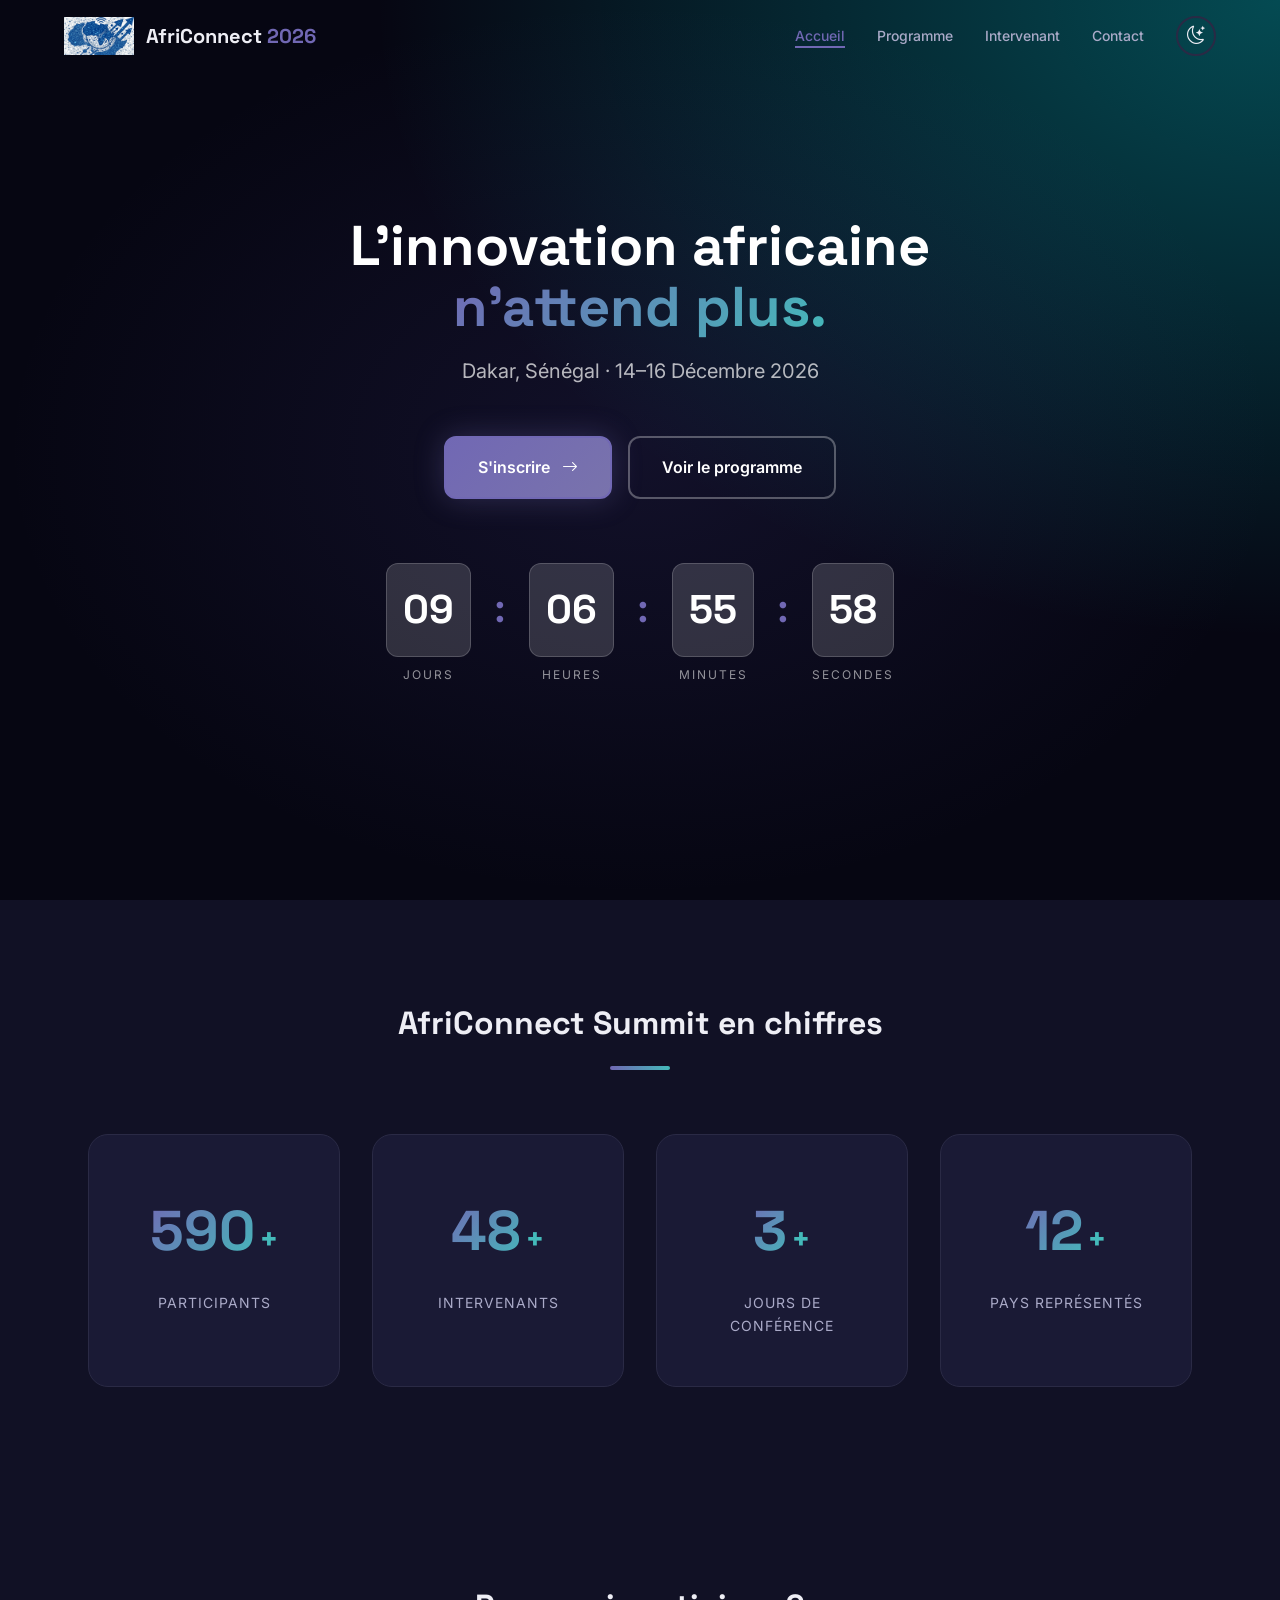
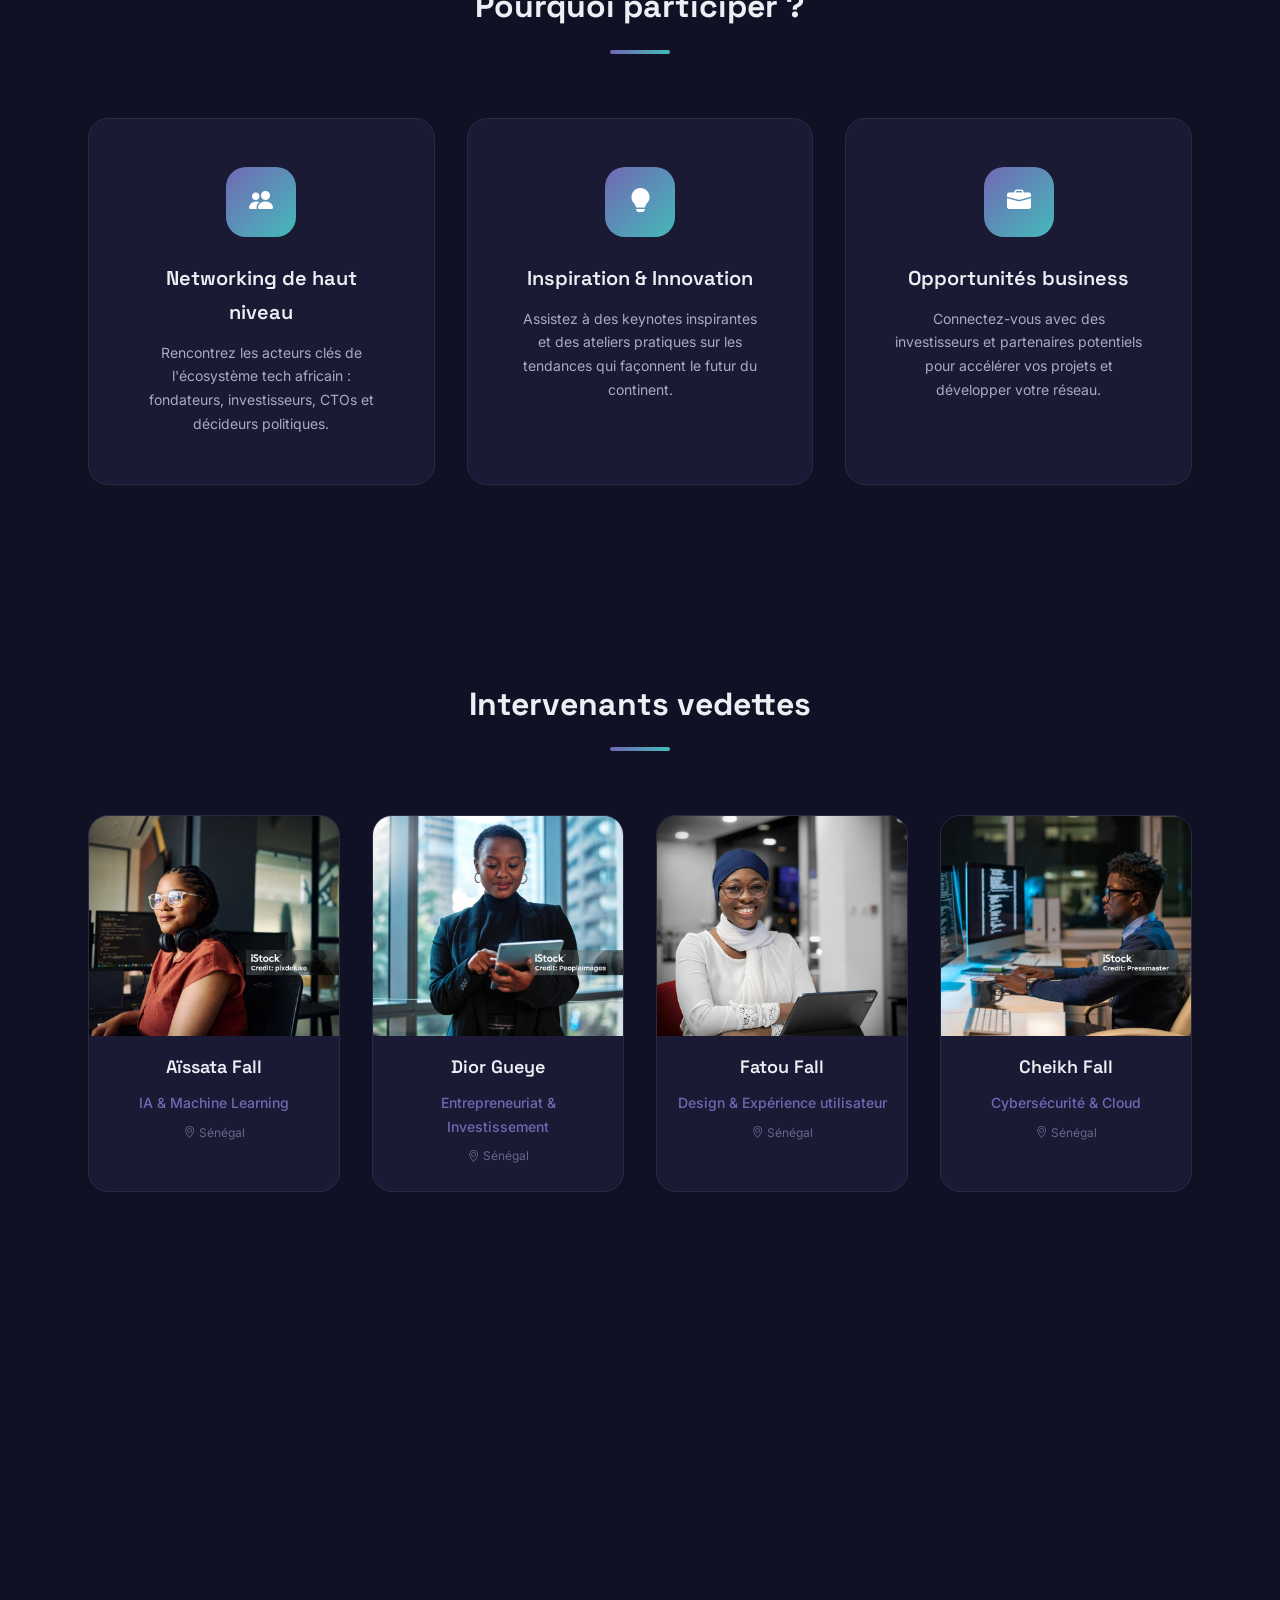
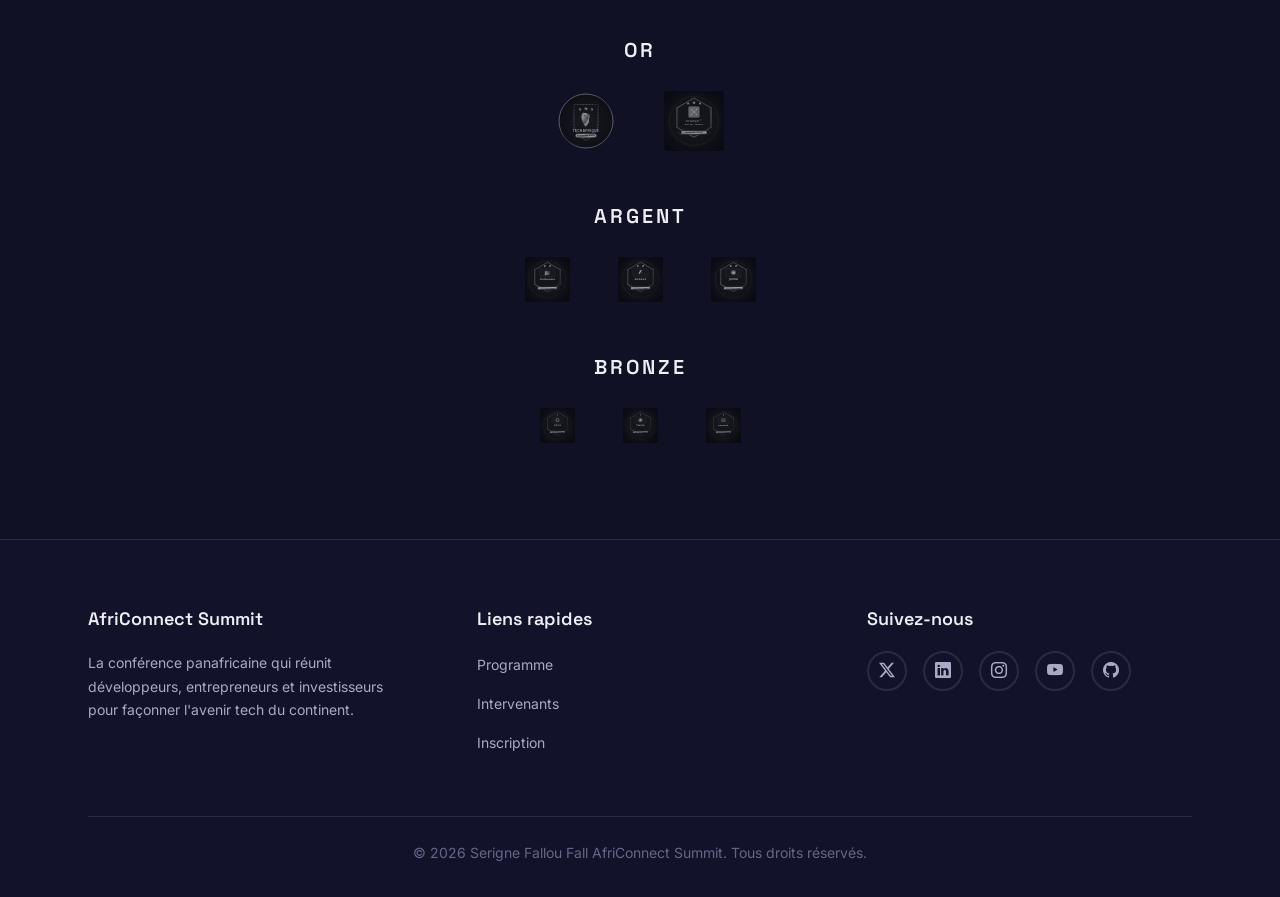
<file: index.html>
<!DOCTYPE html>
<html lang="fr" data-theme="dark">

<head>
    <meta charset="UTF-8">
    <meta name="viewport" content="width=device-width, initial-scale=1.0">
    <meta name="description"
        content="AfriConnect Summit 2026 — La conférence tech panafricaine qui réunit développeurs, entrepreneurs et investisseurs du continent.">
    <title>AfriConnect Summit 2026 — Accueil</title>

    <!-- Google Fonts : Space Grotesk (titres) + Inter (corps) -->
    <link rel="preconnect" href="https://fonts.googleapis.com">
    <link rel="preconnect" href="https://fonts.gstatic.com" crossorigin>
    <link
        href="https://fonts.googleapis.com/css2?family=Space+Grotesk:wght@400;500;600;700&family=Inter:wght@300;400;500;600;700&display=swap"
        rel="stylesheet">

    <!-- Bootstrap Icons CDN -->
    <link rel="stylesheet" href="https://cdn.jsdelivr.net/npm/bootstrap-icons@1.11.3/font/bootstrap-icons.min.css">

    <!-- Stylesheet principal -->
    <link rel="stylesheet" href="css/style.css">
</head>

<body>

    <!-- ===== HEADER / NAVBAR ===== -->
    <header id="navbar" class="navbar">
        <nav class="navbar__container" aria-label="Navigation principale">
            <a href="index.html" class="navbar__logo" aria-label="Accueil AfriConnect Summit">
                <!-- <a href="index.html" class="logo"> -->
                    <img src="images/logo.png" alt="logo Africonnect 2026" class="site-logo">
                  <span>AfriConnect <span class="navbar__logo-year">2026</span></span>
                
            </a>

            <button class="navbar__hamburger" id="hamburgerBtn" aria-label="Menu de navigation" aria-expanded="false">
                <span class="navbar__hamburger-line"></span>
                <span class="navbar__hamburger-line"></span>
                <span class="navbar__hamburger-line"></span>
            </button>

            <ul class="navbar__links" id="navLinks" role="menubar">
                <li role="none"><a href="index.html" class="navbar__link active" role="menuitem">Accueil</a></li>
                <li role="none"><a href="programme.html" class="navbar__link" role="menuitem">Programme</a></li>
                <li role="none"><a href="intervenant.html" class="navbar__link" role="menuitem">Intervenant</a></li>
                <li role="none"><a href="contact.html" class="navbar__link" role="menuitem">Contact</a></li>
                <li role="none">
                    <button id="themeToggle" class="navbar__theme-btn" aria-label="Activer le mode clair">
                        <i class="bi bi-moon-stars" id="themeIcon"></i>
                    </button>
                </li>
            </ul>
        </nav>
    </header>

    <main>
        <!-- ===== SECTION HERO ===== -->
        <section class="hero" id="hero">
            <div class="hero__content">
                <h1 class="hero__title animate-fade-in">L'innovation africaine<br><span
                        class="hero__title-accent">n'attend plus.</span></h1>
                <p class="hero__subtitle animate-fade-in">Dakar, Sénégal · 14–16 Décembre 2026</p>
                <div class="hero__cta animate-fade-in">
                    <a href="contact.html" class="btn btn--primary">S'inscrire <i class="bi bi-arrow-right"></i></a>
                    <a href="programme.html" class="btn btn--outline">Voir le programme</a>
                </div>
                <!-- Compte à rebours -->
                <div class="countdown animate-fade-in" id="countdown">
                    <div class="countdown__item">
                        <span class="countdown__number" id="countdown-days">00</span>
                        <span class="countdown__label">Jours</span>
                    </div>
                    <div class="countdown__separator">:</div>
                    <div class="countdown__item">
                        <span class="countdown__number" id="countdown-hours">00</span>
                        <span class="countdown__label">Heures</span>
                    </div>
                    <div class="countdown__separator">:</div>
                    <div class="countdown__item">
                        <span class="countdown__number" id="countdown-minutes">00</span>
                        <span class="countdown__label">Minutes</span>
                    </div>
                    <div class="countdown__separator">:</div>
                    <div class="countdown__item">
                        <span class="countdown__number" id="countdown-seconds">00</span>
                        <span class="countdown__label">Secondes</span>
                    </div>
                </div>
            </div>
            <div class="hero__overlay"></div>
        </section>

        <!-- ===== SECTION CHIFFRES CLÉS ===== -->
        <section class="stats section" id="stats">
            <div class="container">
                <h2 class="section__title animate-on-scroll">AfriConnect Summit en chiffres</h2>
                <div class="stats__grid">
                    <div class="stats__item animate-on-scroll">
                        <span class="stats__number" data-target="1200">0</span>
                        <span class="stats__suffix">+</span>
                        <span class="stats__label">Participants</span>
                    </div>
                    <div class="stats__item animate-on-scroll">
                        <span class="stats__number" data-target="48">0</span>
                        <span class="stats__suffix">+</span>
                        <span class="stats__label">Intervenants</span>
                    </div>
                    <div class="stats__item animate-on-scroll">
                        <span class="stats__number" data-target="3">0</span>
                        <span class="stats__suffix">+</span>
                        <span class="stats__label">Jours de conférence</span>
                    </div>
                    <div class="stats__item animate-on-scroll">
                        <span class="stats__number" data-target="12">0</span>
                        <span class="stats__suffix">+</span>
                        <span class="stats__label">Pays représentés</span>
                    </div>
                </div>
            </div>
        </section>

        <!-- ===== SECTION POURQUOI PARTICIPER ===== -->
        <section class="why section" id="why">
            <div class="container">
                <h2 class="section__title animate-on-scroll">Pourquoi participer ?</h2>
                <div class="why__grid">
                    <article class="why__card animate-on-scroll">
                        <div class="why__icon"><i class="bi bi-people-fill"></i></div>
                        <h3 class="why__title">Networking de haut niveau</h3>
                        <p class="why__desc">Rencontrez les acteurs clés de l'écosystème tech africain : fondateurs,
                            investisseurs, CTOs et décideurs politiques.</p>
                    </article>
                    <article class="why__card animate-on-scroll">
                        <div class="why__icon"><i class="bi bi-lightbulb-fill"></i></div>
                        <h3 class="why__title">Inspiration & Innovation</h3>
                        <p class="why__desc">Assistez à des keynotes inspirantes et des ateliers pratiques sur les
                            tendances qui façonnent le futur du continent.</p>
                    </article>
                    <article class="why__card animate-on-scroll">
                        <div class="why__icon"><i class="bi bi-briefcase-fill"></i></div>
                        <h3 class="why__title">Opportunités business</h3>
                        <p class="why__desc">Connectez-vous avec des investisseurs et partenaires potentiels pour
                            accélérer vos projets et développer votre réseau.</p>
                    </article>
                </div>
            </div>
        </section>

        <!-- ===== SECTION INTERVENANTS VEDETTES ===== -->
        <section class="speakers-preview section" id="speakers-preview">
            <div class="container">
                <h2 class="section__title animate-on-scroll">Intervenants vedettes</h2>
                <div class="speakers-preview__grid">
                    <article class="speaker-card animate-on-scroll">
                        <div class="speaker-card__img-wrapper">
                            <img src="images/speaker-1.jpg"
                                alt="Portrait de Aïssata Fall, experte en intelligence artificielle"
                                class="speaker-card__img" loading="lazy">
                        </div>
                        <h3 class="speaker-card__name">Aïssata Fall</h3>
                        <p class="speaker-card__role">IA & Machine Learning</p>
                        <p class="speaker-card__country"><i class="bi bi-geo-alt"></i> Sénégal</p>
                    </article>
                    <article class="speaker-card animate-on-scroll">
                        <div class="speaker-card__img-wrapper">
                            <img src="images/speaker-2.jpg"
                                alt="Portrait de Dior Gueye, entrepreneur et fondateur de startups"
                                class="speaker-card__img" loading="lazy">
                        </div>
                        <h3 class="speaker-card__name">Dior Gueye</h3>
                        <p class="speaker-card__role">Entrepreneuriat & Investissement</p>
                        <p class="speaker-card__country"><i class="bi bi-geo-alt"></i> Sénégal</p>
                    </article>
                    <article class="speaker-card animate-on-scroll">
                        <div class="speaker-card__img-wrapper">
                            <img src="images/speaker-3.jpg" alt="Portrait de Fatou Fall, designer UX/UI"
                                class="speaker-card__img" loading="lazy">
                        </div>
                        <h3 class="speaker-card__name">Fatou Fall</h3>
                        <p class="speaker-card__role">Design & Expérience utilisateur</p>
                        <p class="speaker-card__country"><i class="bi bi-geo-alt"></i> Sénégal</p>
                    </article>
                    <article class="speaker-card animate-on-scroll">
                        <div class="speaker-card__img-wrapper">
                            <img src="images/speaker-4.jpg" alt="Portrait de Cheikh Fall, expert en cybersécurité"
                                class="speaker-card__img" loading="lazy">
                        </div>
                        <h3 class="speaker-card__name">Cheikh Fall</h3>
                        <p class="speaker-card__role">Cybersécurité & Cloud</p>
                        <p class="speaker-card__country"><i class="bi bi-geo-alt"></i> Sénégal</p>
                    </article>
                </div>
                <div class="speakers-preview__cta animate-on-scroll">
                    <a href="intervenants.html" class="btn btn--primary">Voir tous les intervenants <i
                            class="bi bi-arrow-right"></i></a>
                </div>
            </div>
        </section>

        <!-- ===== SECTION SPONSORS ===== -->
        <section class="sponsors section" id="sponsors">
            <div class="container">
                <h2 class="section__title animate-on-scroll">Nos sponsors</h2>
                <div class="sponsors__levels">
                    <div class="sponsors__level sponsors__level--gold animate-on-scroll">
                        <h3 class="sponsors__level-title">Or</h3>
                        <div class="sponsors__logos">
                            <img src="images/sponsor-gold-1.svg" alt="Logo TechAfrique"
                                class="sponsors__logo sponsors__logo--gold" loading="lazy">
                            <img src="images/sponsor-gold-2.svg" alt="Logo Orange Digital"
                                class="sponsors__logo sponsors__logo--gold" loading="lazy">
                        </div>
                    </div>
                    <div class="sponsors__level sponsors__level--silver animate-on-scroll">
                        <h3 class="sponsors__level-title">Argent</h3>
                        <div class="sponsors__logos">
                            <img src="images/sponsor-silver-1.svg" alt="Logo Flutterwave"
                                class="sponsors__logo sponsors__logo--silver" loading="lazy">
                            <img src="images/sponsor-silver-2.svg" alt="Logo Andela"
                                class="sponsors__logo sponsors__logo--silver" loading="lazy">
                            <img src="images/sponsor-silver-3.svg" alt="Logo Jumia"
                                class="sponsors__logo sponsors__logo--silver" loading="lazy">
                        </div>
                    </div>
                    <div class="sponsors__level sponsors__level--bronze animate-on-scroll">
                        <h3 class="sponsors__level-title">Bronze</h3>
                        <div class="sponsors__logos">
                            <img src="images/sponsor-bronze-1.svg" alt="Logo Yoco"
                                class="sponsors__logo sponsors__logo--bronze" loading="lazy">
                            <img src="images/sponsor-bronze-2.svg" alt="Logo Twiga Foods"
                                class="sponsors__logo sponsors__logo--bronze" loading="lazy">
                            <img src="images/sponsor-bronze-3.svg" alt="Logo Paystack"
                                class="sponsors__logo sponsors__logo--bronze" loading="lazy">
                        </div>
                    </div>
                </div>
            </div>
        </section>
    </main>

    <!-- ===== FOOTER ===== -->
    <footer class="footer" id="footer">
        <div class="container">
            <div class="footer__grid">
                <div class="footer__col">
                    <h4 class="footer__title">AfriConnect Summit</h4>
                    <p class="footer__text">La conférence panafricaine qui réunit développeurs, entrepreneurs et
                        investisseurs pour façonner l'avenir tech du continent.</p>
                </div>
                <div class="footer__col">
                    <h4 class="footer__title">Liens rapides</h4>
                    <ul class="footer__links">
                        <li><a href="programme.html">Programme</a></li>
                        <li><a href="intervenant.html">Intervenants</a></li>
                        <li><a href="contact.html">Inscription</a></li>
                    </ul>
                </div>
                <div class="footer__col">
                    <h4 class="footer__title">Suivez-nous</h4>
                    <div class="footer__social">
                        <a href="#" aria-label="Twitter/X" class="footer__social-link"><i
                                class="bi bi-twitter-x"></i></a>
                        <a href="#" aria-label="LinkedIn" class="footer__social-link"><i class="bi bi-linkedin"></i></a>
                        <a href="#" aria-label="Instagram" class="footer__social-link"><i
                                class="bi bi-instagram"></i></a>
                        <a href="#" aria-label="YouTube" class="footer__social-link"><i class="bi bi-youtube"></i></a>
                        <a href="#" aria-label="GitHub" class="footer__social-link"><i class="bi bi-github"></i></a>
                    </div>
                </div>
            </div>
            <div class="footer__bottom">
                <p>&copy; <span id="year"></span> Serigne Fallou Fall AfriConnect Summit. Tous droits réservés.</p>
            </div>
        </div>
        <button id="backToTop" class="back-to-top" aria-label="Retour en haut">
            <i class="bi bi-chevron-up"></i>
        </button>
    </footer>

    <script src="js/main.js"></script>

</body>

</html>
</file>
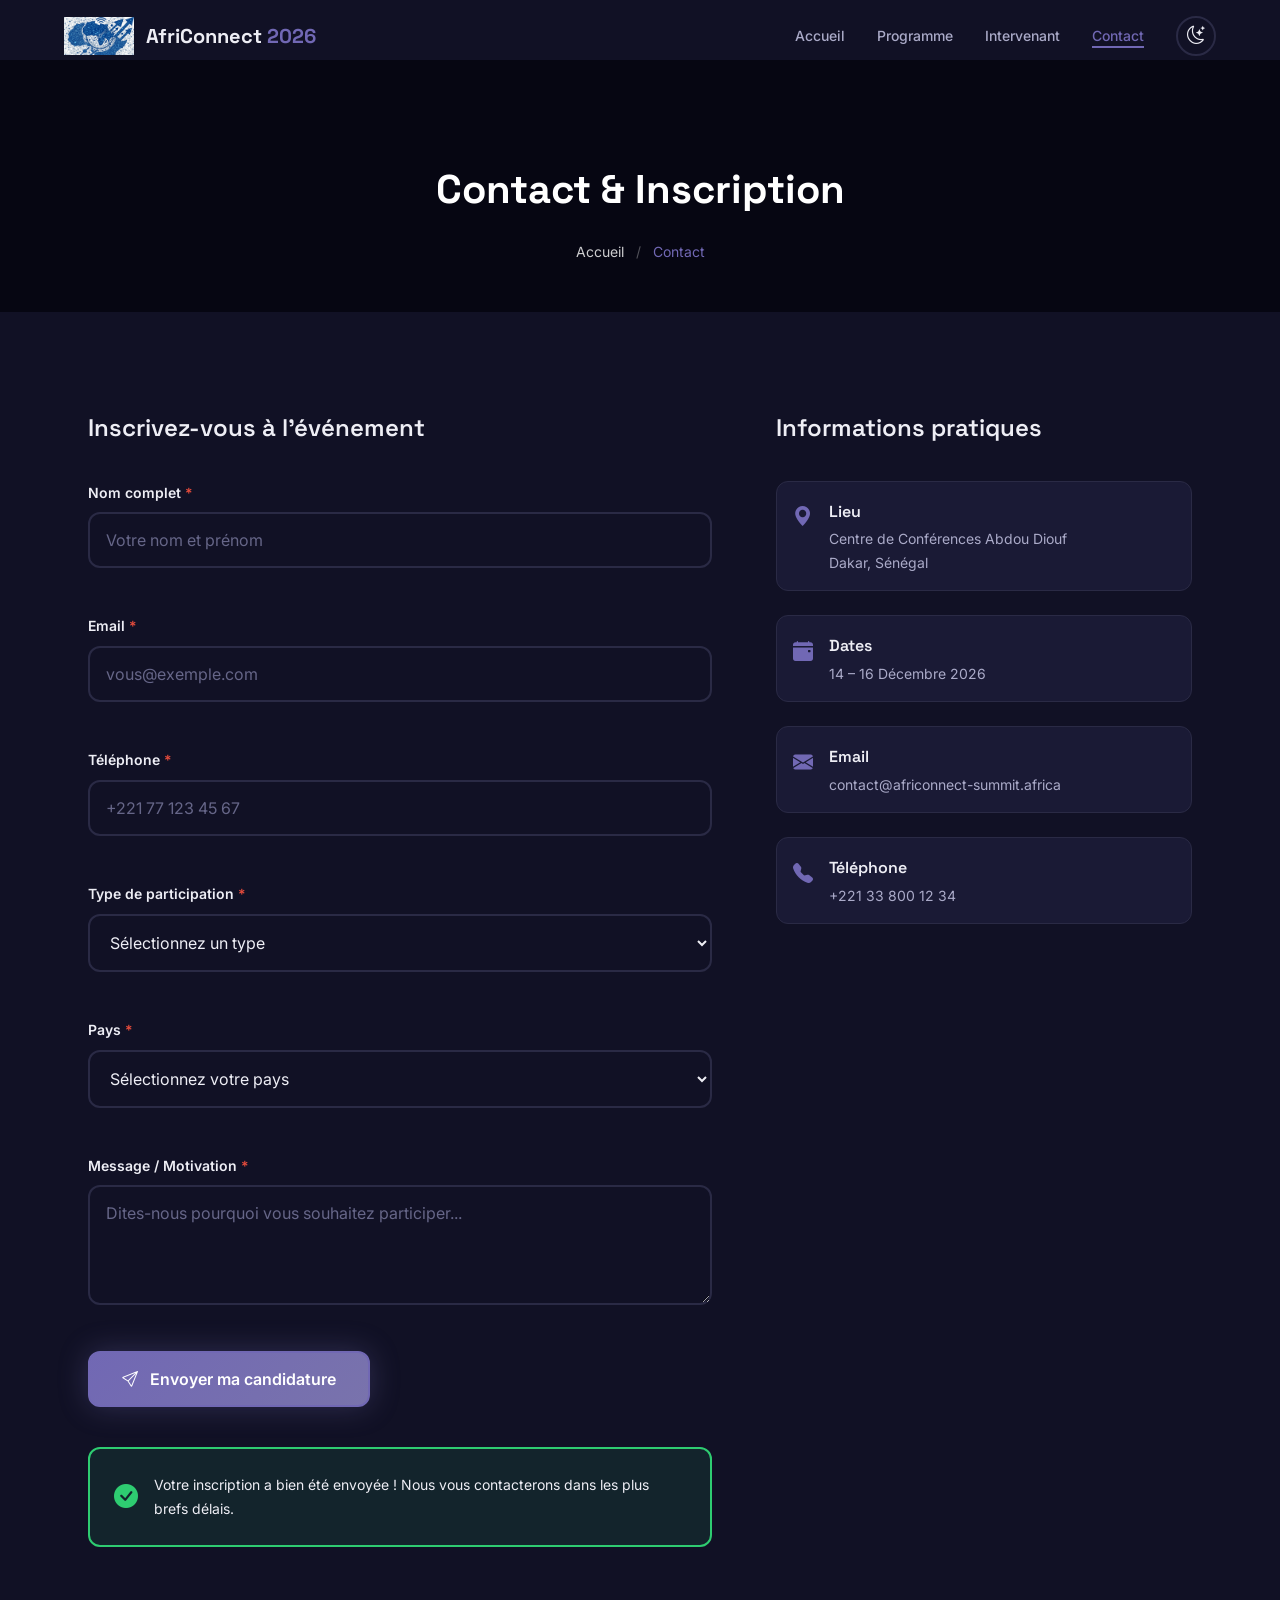
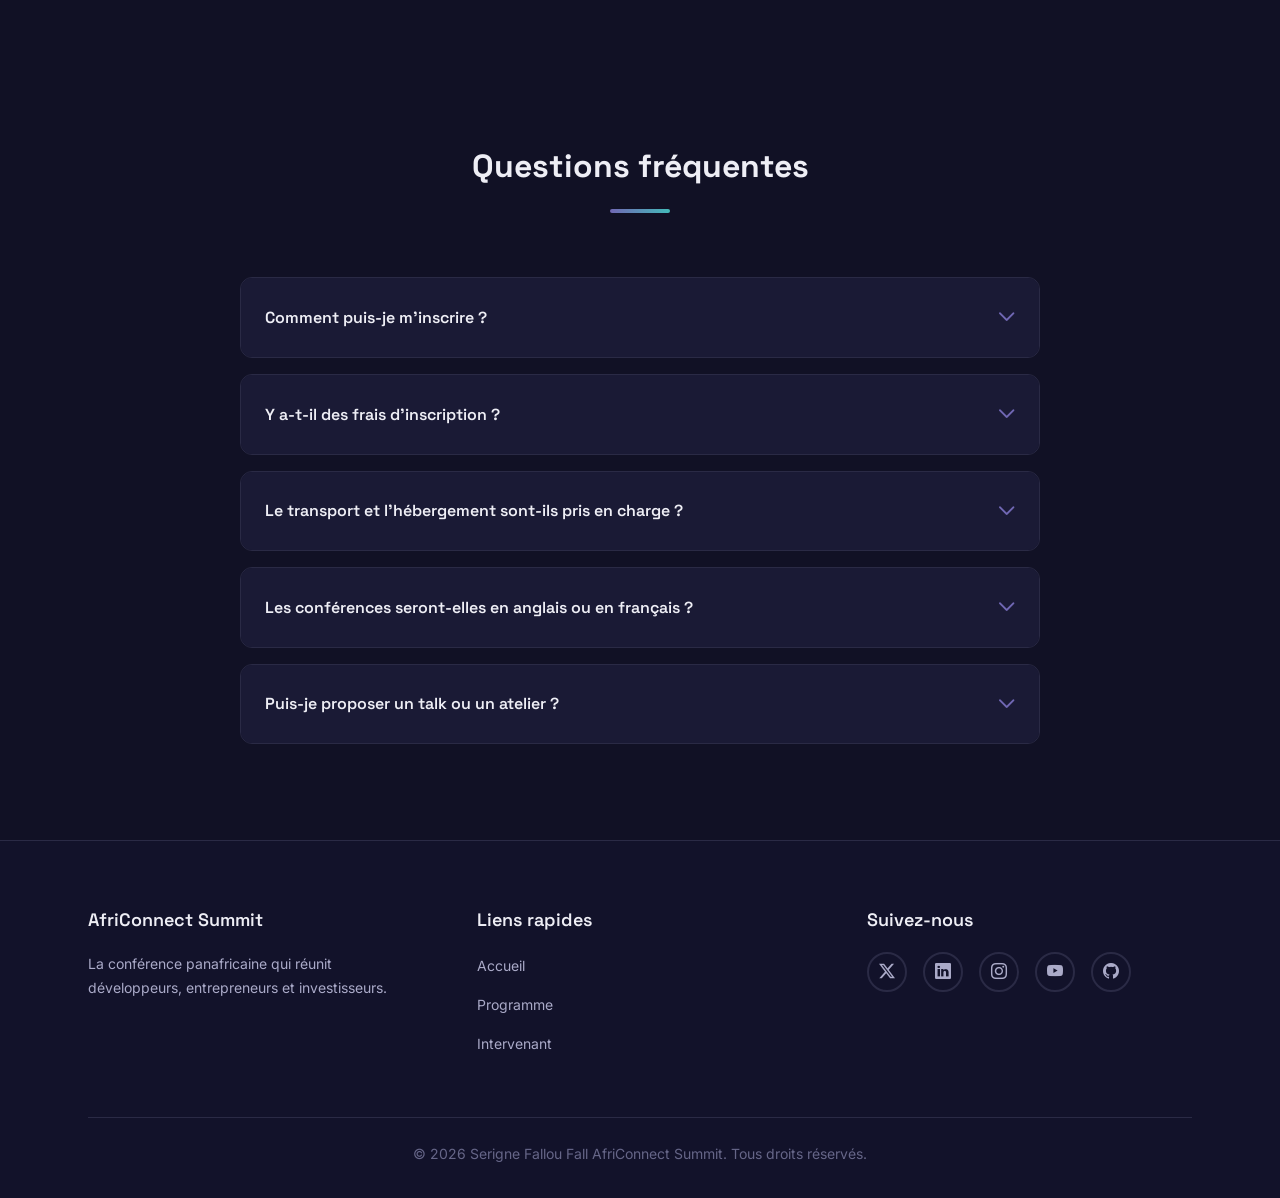
<file: contact.html>
<!DOCTYPE html>
<html lang="fr" data-theme="dark">

<head>
    <meta charset="UTF-8">
    <meta name="viewport" content="width=device-width, initial-scale=1.0">
    <meta name="description"
        content="Inscrivez-vous à l'AfriConnect Summit 2026 — Formulaire d'inscription et informations pratiques.">
    <title>Contact & Inscription — AfriConnect Summit 2026</title>

    <!-- Google Fonts -->
    <link rel="preconnect" href="https://fonts.googleapis.com">
    <link rel="preconnect" href="https://fonts.gstatic.com" crossorigin>
    <link
        href="https://fonts.googleapis.com/css2?family=Space+Grotesk:wght@400;500;600;700&family=Inter:wght@300;400;500;600;700&display=swap"
        rel="stylesheet">

    <!-- Bootstrap Icons -->
    <link rel="stylesheet" href="https://cdn.jsdelivr.net/npm/bootstrap-icons@1.11.3/font/bootstrap-icons.min.css">

    <link rel="stylesheet" href="css/style.css">
</head>

<body>

    <!-- ===== HEADER / NAVBAR ===== -->
    <header id="navbar" class="navbar">
        <nav class="navbar__container" aria-label="Navigation principale">
            <a href="index.html" class="navbar__logo" aria-label="Accueil AfriConnect Summit">
                <!-- < href="contact.html" class="logo"> -->
                    <img src="images/logo.png" alt="logo Africonnect 2026" class="site-logo">
                <span>AfriConnect <span class="navbar__logo-year">2026</span></span>
            </a>
            <button class="navbar__hamburger" id="hamburgerBtn" aria-label="Menu de navigation" aria-expanded="false">
                <span class="navbar__hamburger-line"></span>
                <span class="navbar__hamburger-line"></span>
                <span class="navbar__hamburger-line"></span>
            </button>
            <ul class="navbar__links" id="navLinks" role="menubar">
                <li role="none"><a href="index.html" class="navbar__link" role="menuitem">Accueil</a></li>
                <li role="none"><a href="programme.html" class="navbar__link" role="menuitem">Programme</a></li>
                <li role="none"><a href="intervenant.html" class="navbar__link" role="menuitem">Intervenant</a></li>
                <li role="none"><a href="contact.html" class="navbar__link active" role="menuitem">Contact</a></li>
                <li role="none">
                    <button id="themeToggle" class="navbar__theme-btn" aria-label="Activer le mode clair">
                        <i class="bi bi-moon-stars" id="themeIcon"></i>
                    </button>
                </li>
            </ul>
        </nav>
    </header>

    <main>
        <!-- ===== HERO INTERNE ===== -->
        <section class="page-hero">
            <div class="container">
                <h1 class="page-hero__title">Contact & Inscription</h1>
                <nav class="breadcrumb" aria-label="Fil d'Ariane">
                    <ol class="breadcrumb__list">
                        <li><a href="index.html">Accueil</a></li>
                        <li><span aria-current="page">Contact</span></li>
                    </ol>
                </nav>
            </div>
        </section>

        <!-- ===== FORMULAIRE D'INSCRIPTION ===== -->
        <section class="contact section">
            <div class="container">
                <div class="contact__layout">
                    <!-- Colonne gauche : Formulaire -->
                    <div class="contact__form-col animate-on-scroll">
                        <h2 class="contact__form-title">Inscrivez-vous à l'événement</h2>
                        <form id="registrationForm" class="form" novalidate>
                            <div class="form__group">
                                <label for="fullname" class="form__label">Nom complet <span class="form__required">*</span></label>
                                <input type="text" id="fullname" name="fullname" class="form__input" placeholder="Votre nom et prénom" required minlength="2">
                                <span class="form__error" id="fullname-error"></span>
                            </div>

                            <div class="form__group">
                                <label for="email" class="form__label">Email <span class="form__required">*</span></label>
                                <input type="email" id="email" name="email" class="form__input" placeholder="vous@exemple.com" required>
                                <span class="form__error" id="email-error"></span>
                            </div>

                            <div class="form__group">
                                <label for="phone" class="form__label">Téléphone <span class="form__required">*</span></label>
                                <input type="tel" id="phone" name="phone" class="form__input" placeholder="+221 77 123 45 67" required>
                                <span class="form__error" id="phone-error"></span>
                            </div>

                            <div class="form__group">
                                <label for="participation" class="form__label">Type de participation <span class="form__required">*</span></label>
                                <select id="participation" name="participation" class="form__input" required>
                                    <option value="">Sélectionnez un type</option>
                                    <option value="developpeur">Développeur / Développeuse</option>
                                    <option value="entrepreneur">Entrepreneur / Fondateur</option>
                                    <option value="investisseur">Investisseur</option>
                                    <option value="etudiant">Étudiant / Étudiante</option>
                                    <option value="journaliste">Journaliste / Média</option>
                                    <option value="autre">Autre</option>
                                </select>
                                <span class="form__error" id="participation-error"></span>
                            </div>

                            <div class="form__group">
                                <label for="country" class="form__label">Pays <span class="form__required">*</span></label>
                                <select id="country" name="country" class="form__input" required>
                                    <option value="">Sélectionnez votre pays</option>
                                    <option value="senegal">Sénégal</option>
                                    <option value="cote-ivoire">Côte d'Ivoire</option>
                                    <option value="ghana">Ghana</option>
                                    <option value="nigeria">Nigeria</option>
                                    <option value="kenya">Kenya</option>
                                    <option value="maroc">Maroc</option>
                                    <option value="tunisie">Tunisie</option>
                                    <option value="cameroun">Cameroun</option>
                                    <option value="rwanda">Rwanda</option>
                                    <option value="tanzanie">Tanzanie</option>
                                    <option value="afrique-sud">Afrique du Sud</option>
                                    <option value="egypte">Égypte</option>
                                    <option value="ethiopie">Éthiopie</option>
                                    <option value="autre">Autre</option>
                                </select>
                                <span class="form__error" id="country-error"></span>
                            </div>

                            <div class="form__group">
                                <label for="message" class="form__label">Message / Motivation <span class="form__required">*</span></label>
                                <textarea id="message" name="message" class="form__input form__textarea" placeholder="Dites-nous pourquoi vous souhaitez participer..." required minlength="20"></textarea>
                                <span class="form__error" id="message-error"></span>
                            </div>

                            <button type="submit" class="btn btn--primary form__submit">
                                <i class="bi bi-send"></i> Envoyer ma candidature
                            </button>

                            <!-- Message de succès (caché par défaut) -->
                            <div id="formSuccess" class="form__success" hidden>
                                <i class="bi bi-check-circle-fill"></i>
                                <p>Votre inscription a bien été envoyée ! Nous vous contacterons dans les plus brefs délais.</p>
                            </div>
                        </form>
                    </div>

                    <!-- Colonne droite : Informations -->
                    <div class="contact__info-col animate-on-scroll">
                        <h2 class="contact__form-title">Informations pratiques</h2>

                        <article class="contact__info-card">
                            <i class="bi bi-geo-alt-fill contact__info-icon"></i>
                            <div>
                                <h3>Lieu</h3>
                                <p>Centre de Conférences Abdou Diouf<br>Dakar, Sénégal</p>
                            </div>
                        </article>

                        <article class="contact__info-card">
                            <i class="bi bi-calendar-event-fill contact__info-icon"></i>
                            <div>
                                <h3>Dates</h3>
                                <p>14 – 16 Décembre 2026</p>
                            </div>
                        </article>

                        <article class="contact__info-card">
                            <i class="bi bi-envelope-fill contact__info-icon"></i>
                            <div>
                                <h3>Email</h3>
                                <p>contact@africonnect-summit.africa</p>
                            </div>
                        </article>

                        <article class="contact__info-card">
                            <i class="bi bi-telephone-fill contact__info-icon"></i>
                            <div>
                                <h3>Téléphone</h3>
                                <p>+221 33 800 12 34</p>
                            </div>
                        </article>

                        <!-- Carte Google Maps -->
                        <div class="contact__map">
                            <iframe 
                                src="https://www.google.com/maps/embed?pb=!1m18!1m12!1m3!1d3859.674676689478!2d-17.4711216853465!3d14.69365668972333!2m3!1f0!2f0!3f0!3m2!1i1024!2i768!4f13.1!3m3!1m2!1s0xec17263a1e8b7e1%3A0x6b8c8f8b6c8f8b6c!2sDakar%2C%20S%C3%A9n%C3%A9gal!5e0!3m2!1sfr!2sfr!4v1"
                             
                                height="250" 
                                style="border:0; border-radius: var(--radius-md); width: 100%;" 
                                allowfullscreen="" 
                                loading="lazy"
                                title="Carte de Dakar, Sénégal">
                            </iframe>
                        </div>
                    </div>
                </div>
            </div>
        </section>

        <!-- ===== FAQ EN ACCORDÉON CSS PUR ===== -->
        <section class="faq section">
            <div class="container">
                <h2 class="section__title animate-on-scroll">Questions fréquentes</h2>
                <div class="faq__list">
                    <!-- Question 1 -->
                    <details class="faq__item" name="faq">
                        <summary class="faq__question">Comment puis-je m'inscrire ?</summary>
                        <p class="faq__answer">Il vous suffit de remplir le formulaire d'inscription ci-contre. Un email de confirmation vous sera envoyé sous 48h avec les détails de votre participation.</p>
                    </details>

                    <!-- Question 2 -->
                    <details class="faq__item" name="faq">
                        <summary class="faq__question">Y a-t-il des frais d'inscription ?</summary>
                        <p class="faq__answer">L'inscription est gratuite pour les étudiants et les développeurs indépendants. Un tarif préférentiel de 50€ s'applique pour les professionnels et de 200€ pour les entreprises.</p>
                    </details>

                    <!-- Question 3 -->
                    <details class="faq__item" name="faq">
                        <summary class="faq__question">Le transport et l'hébergement sont-ils pris en charge ?</summary>
                        <p class="faq__answer">Nous offrons des bourses de voyage pour les participants sélectionnés. L'hébergement peut être réservé à tarif préférentiel via nos partenaires hôteliers à Dakar.</p>
                    </details>

                    <!-- Question 4 -->
                    <details class="faq__item" name="faq">
                        <summary class="faq__question">Les conférences seront-elles en anglais ou en français ?</summary>
                        <p class="faq__answer">Toutes les sessions seront disponibles en français et en anglais avec traduction simultanée. Certains ateliers seront également proposés en bilingue.</p>
                    </details>

                    <!-- Question 5 -->
                    <details class="faq__item" name="faq">
                        <summary class="faq__question">Puis-je proposer un talk ou un atelier ?</summary>
                        <p class="faq__answer">Oui ! L'appel à propositions (CFP) est ouvert jusqu'au 30 septembre 2026. Remplissez le formulaire dédié sur notre site et notre comité de sélection étudiera votre proposition.</p>
                    </details>
                </div>
            </div>
        </section>
    </main>

    <!-- ===== FOOTER ===== -->
    <footer class="footer">
        <div class="container">
            <div class="footer__grid">
                <div class="footer__col">
                    <h3 class="footer__title">AfriConnect Summit</h3>
                    <p class="footer__text">La conférence panafricaine qui réunit développeurs, entrepreneurs et investisseurs.</p>
                </div>
                <div class="footer__col">
                    <h4 class="footer__title">Liens rapides</h4>
                    <ul class="footer__links">
                        <li><a href="index.html">Accueil</a></li>
                        <li><a href="programme.html">Programme</a></li>
                        <li><a href="intervenant.html">Intervenant</a></li>
                    </ul>
                </div>
                <div class="footer__col">
                    <h4 class="footer__title">Suivez-nous</h4>
                    <div class="footer__social">
                        <a href="#" aria-label="Twitter/X" class="footer__social-link"><i class="bi bi-twitter-x"></i></a>
                        <a href="#" aria-label="LinkedIn" class="footer__social-link"><i class="bi bi-linkedin"></i></a>
                        <a href="#" aria-label="Instagram" class="footer__social-link"><i class="bi bi-instagram"></i></a>
                        <a href="#" aria-label="YouTube" class="footer__social-link"><i class="bi bi-youtube"></i></a>
                        <a href="#" aria-label="GitHub" class="footer__social-link"><i class="bi bi-github"></i></a>
                    </div>
                </div>
            </div>
            <div class="footer__bottom">
                <p>&copy; <span id="year"></span> Serigne Fallou Fall AfriConnect Summit. Tous droits réservés.</p>
            </div>
        </div>
        <button id="backToTop" class="back-to-top" aria-label="Retour en haut">
            <i class="bi bi-chevron-up"></i>
        </button>
    </footer>

    <script src="js/main.js"></script>
</body>

</html>
</file>
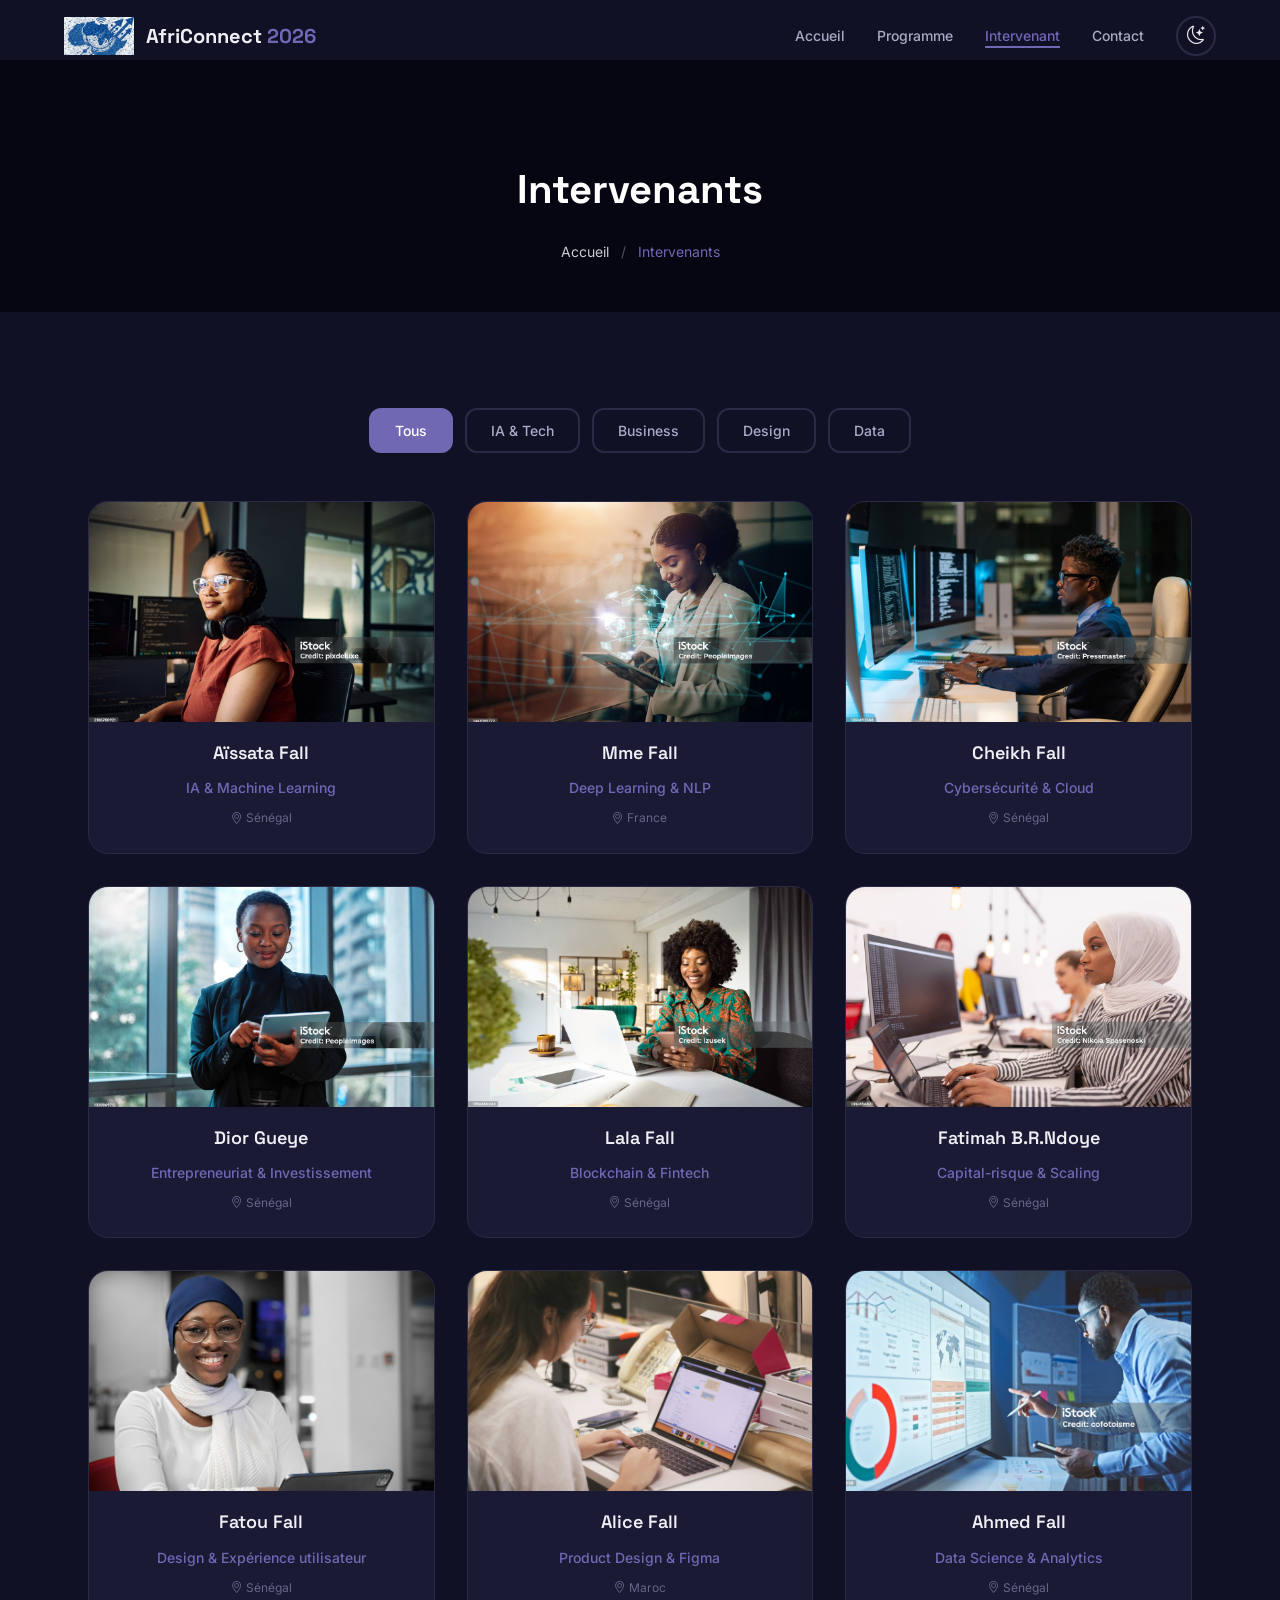
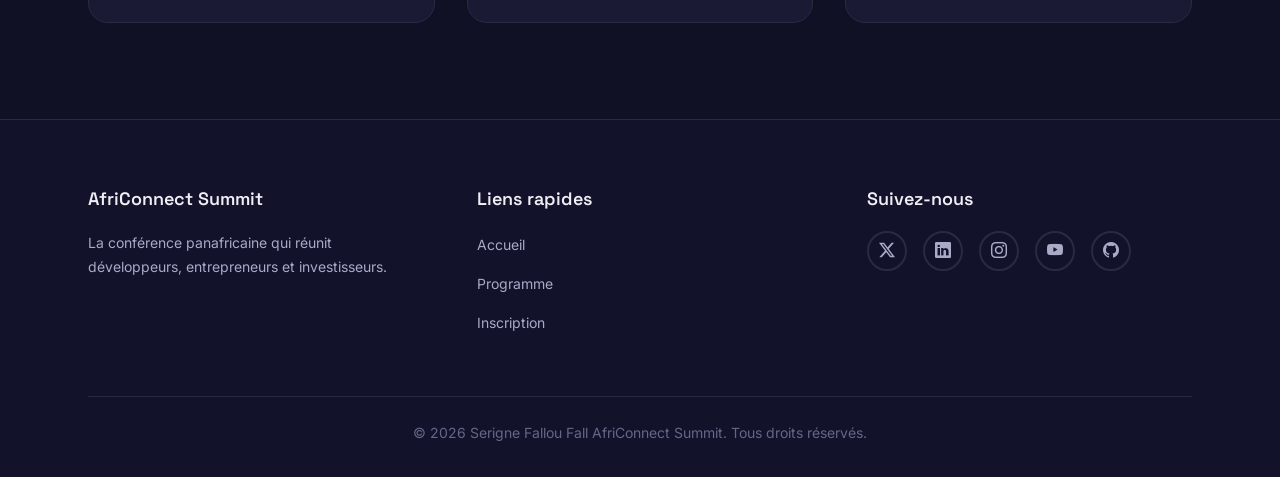
<file: intervenant.html>
<!DOCTYPE html>
<html lang="fr" data-theme="dark">

<head>
    <meta charset="UTF-8">
    <meta name="viewport" content="width=device-width, initial-scale=1.0">
    <meta name="description"
        content="Découvrez les 9 intervenants de l'AfriConnect Summit 2026 — experts IA, business, design et data.">
    <title>Intervenants — AfriConnect Summit 2026</title>

    <!-- Google Fonts -->
    <link rel="preconnect" href="https://fonts.googleapis.com">
    <link rel="preconnect" href="https://fonts.gstatic.com" crossorigin>
    <link
        href="https://fonts.googleapis.com/css2?family=Space+Grotesk:wght@400;500;600;700&family=Inter:wght@300;400;500;600;700&display=swap"
        rel="stylesheet">

    <!-- Bootstrap Icons -->
    <link rel="stylesheet" href="https://cdn.jsdelivr.net/npm/bootstrap-icons@1.11.3/font/bootstrap-icons.min.css">

    <link rel="stylesheet" href="css/style.css">
</head>

<body>

    <!-- ===== HEADER / NAVBAR ===== -->
    <header id="navbar" class="navbar">
        <nav class="navbar__container" aria-label="Navigation principale">
            <a href="index.html" class="navbar__logo" aria-label="Accueil AfriConnect Summit">
                <!-- <a href="intervenant.html" class="logo"> -->
                    <img src="images/logo.png" alt="logo Africonnect 2026" class="site-logo">
                <span>AfriConnect <span class="navbar__logo-year">2026</span></span>
            </a>
            <button class="navbar__hamburger" id="hamburgerBtn" aria-label="Menu de navigation" aria-expanded="false">
                <span class="navbar__hamburger-line"></span>
                <span class="navbar__hamburger-line"></span>
                <span class="navbar__hamburger-line"></span>
            </button>
            <ul class="navbar__links" id="navLinks" role="menubar">
                <li role="none"><a href="index.html" class="navbar__link" role="menuitem">Accueil</a></li>
                <li role="none"><a href="programme.html" class="navbar__link" role="menuitem">Programme</a></li>
                <li role="none"><a href="intervenant.html" class="navbar__link active" role="menuitem">Intervenant</a></li>
                <li role="none"><a href="contact.html" class="navbar__link" role="menuitem">Contact</a></li>
                <li role="none">
                    <button id="themeToggle" class="navbar__theme-btn" aria-label="Activer le mode clair">
                        <i class="bi bi-moon-stars" id="themeIcon"></i>
                    </button>
                </li>
            </ul>
        </nav>
    </header>

    <main>
        <!-- ===== HERO INTERNE ===== -->
        <section class="page-hero">
            <div class="container">
                <h1 class="page-hero__title">Intervenants</h1>
                <nav class="breadcrumb" aria-label="Fil d'Ariane">
                    <ol class="breadcrumb__list">
                        <li><a href="index.html">Accueil</a></li>
                        <li><span aria-current="page">Intervenants</span></li>
                    </ol>
                </nav>
            </div>
        </section>

        <!-- ===== FILTRAGE DYNAMIQUE ===== -->
        <div class="speakers section">
            <div class="container">
                <div class="filters animate-on-scroll">
                    <button class="filter-btn active" data-filter="all">Tous</button>
                    <button class="filter-btn" data-filter="ia-tech">IA & Tech</button>
                    <button class="filter-btn" data-filter="business">Business</button>
                    <button class="filter-btn" data-filter="design">Design</button>
                    <button class="filter-btn" data-filter="data">Data</button>
                </div>

                <!-- Grille d'intervenants -->
                <div class="speakers__grid" id="speakersGrid">
                    <!-- IA & Tech -->
                    <article class="speaker-card animate-on-scroll" data-theme="ia-tech">
                        <div class="speaker-card__img-wrapper">
                            <img src="images/speaker-1.jpg" alt="Portrait de Aïssata Fall" class="speaker-card__img" loading="lazy">
                        </div>
                        <h2 class="speaker-card__name">Aïssata Fall</h2>
                        <p class="speaker-card__role">IA & Machine Learning</p>
                        <p class="speaker-card__country"><i class="bi bi-geo-alt"></i> Sénégal</p>
                    </article>

                    <article class="speaker-card animate-on-scroll" data-theme="ia-tech">
                        <div class="speaker-card__img-wrapper">
                            <img src="images/speaker-5.jpg" alt="Portrait de Mme Fall" class="speaker-card__img" loading="lazy">
                        </div>
                        <h3 class="speaker-card__name">Mme Fall</h3>
                        <p class="speaker-card__role">Deep Learning & NLP</p>
                        <p class="speaker-card__country"><i class="bi bi-geo-alt"></i> France</p>
                    </article>

                    <article class="speaker-card animate-on-scroll" data-theme="ia-tech">
                        <div class="speaker-card__img-wrapper">
                            <img src="images/speaker-6.jpg" alt="Portrait de Cheikh Fall" class="speaker-card__img" loading="lazy">
                        </div>
                        <h3 class="speaker-card__name">Cheikh Fall</h3>
                        <p class="speaker-card__role">Cybersécurité & Cloud</p>
                        <p class="speaker-card__country"><i class="bi bi-geo-alt"></i> Sénégal</p>
                    </article>

                    <!-- Business -->
                    <article class="speaker-card animate-on-scroll" data-theme="business">
                        <div class="speaker-card__img-wrapper">
                            <img src="images/speaker-2.jpg" alt="Portrait de Dior Gueye" class="speaker-card__img" loading="lazy">
                        </div>
                        <h3 class="speaker-card__name">Dior Gueye</h3>
                        <p class="speaker-card__role">Entrepreneuriat & Investissement</p>
                        <p class="speaker-card__country"><i class="bi bi-geo-alt"></i> Sénégal</p>
                    </article>

                    <article class="speaker-card animate-on-scroll" data-theme="business">
                        <div class="speaker-card__img-wrapper">
                            <img src="images/speaker-7.jpg" alt="Portrait de Lala Fall" class="speaker-card__img" loading="lazy">
                        </div>
                        <h3 class="speaker-card__name">Lala Fall</h3>
                        <p class="speaker-card__role">Blockchain & Fintech</p>
                        <p class="speaker-card__country"><i class="bi bi-geo-alt"></i> Sénégal</p>
                    </article>

                    <article class="speaker-card animate-on-scroll" data-theme="business">
                        <div class="speaker-card__img-wrapper">
                            <img src="images/speaker-8.jpg" alt="Portrait de Fatimah B.R.Ndoye" class="speaker-card__img" loading="lazy">
                        </div>
                        <h3 class="speaker-card__name">Fatimah B.R.Ndoye</h3>
                        <p class="speaker-card__role">Capital-risque & Scaling</p>
                        <p class="speaker-card__country"><i class="bi bi-geo-alt"></i> Sénégal</p>
                    </article>

                    <!-- Design -->
                    <article class="speaker-card animate-on-scroll" data-theme="design">
                        <div class="speaker-card__img-wrapper">
                            <img src="images/speaker-3.jpg" alt="Portrait de Fatou Fall" class="speaker-card__img" loading="lazy">
                        </div>
                        <h3 class="speaker-card__name">Fatou Fall</h3>
                        <p class="speaker-card__role">Design & Expérience utilisateur</p>
                        <p class="speaker-card__country"><i class="bi bi-geo-alt"></i> Sénégal</p>
                    </article>

                    <article class="speaker-card animate-on-scroll" data-theme="design">
                        <div class="speaker-card__img-wrapper">
                            <img src="images/speaker-9.jpg" alt="Portrait de Alice FAll" class="speaker-card__img" loading="lazy">
                        </div>
                        <h3 class="speaker-card__name">Alice Fall</h3>
                        <p class="speaker-card__role">Product Design & Figma</p>
                        <p class="speaker-card__country"><i class="bi bi-geo-alt"></i> Maroc</p>
                    </article>

                    <!-- Data -->
                    <article class="speaker-card animate-on-scroll" data-theme="data">
                        <div class="speaker-card__img-wrapper">
                            <img src="images/speaker-10.jpg" alt="Portrait de Ahmed Fall" class="speaker-card__img" loading="lazy">
                        </div>
                        <h3 class="speaker-card__name">Ahmed Fall</h3>
                        <p class="speaker-card__role">Data Science & Analytics</p>
                        <p class="speaker-card__country"><i class="bi bi-geo-alt"></i> Sénégal</p>
                    </article>
                </div>
            </div>
        </div>
    </main>

    <!-- ===== FOOTER ===== -->
    <footer class="footer">
        <div class="container">
            <div class="footer__grid">
                <div class="footer__col">
                    <h4 class="footer__title">AfriConnect Summit</h4>
                    <p class="footer__text">La conférence panafricaine qui réunit développeurs, entrepreneurs et investisseurs.</p>
                </div>
                <div class="footer__col">
                    <h4 class="footer__title">Liens rapides</h4>
                    <ul class="footer__links">
                        <li><a href="index.html">Accueil</a></li>
                        <li><a href="programme.html">Programme</a></li>
                        <li><a href="contact.html">Inscription</a></li>
                    </ul>
                </div>
                <div class="footer__col">
                    <h4 class="footer__title">Suivez-nous</h4>
                    <div class="footer__social">
                        <a href="#" aria-label="Twitter/X" class="footer__social-link"><i class="bi bi-twitter-x"></i></a>
                        <a href="#" aria-label="LinkedIn" class="footer__social-link"><i class="bi bi-linkedin"></i></a>
                        <a href="#" aria-label="Instagram" class="footer__social-link"><i class="bi bi-instagram"></i></a>
                        <a href="#" aria-label="YouTube" class="footer__social-link"><i class="bi bi-youtube"></i></a>
                        <a href="#" aria-label="GitHub" class="footer__social-link"><i class="bi bi-github"></i></a>
                    </div>
                </div>
            </div>
            <div class="footer__bottom">
                <p>&copy; <span id="year"></span> Serigne Fallou Fall AfriConnect Summit. Tous droits réservés.</p>
            </div>
        </div>
        <button id="backToTop" class="back-to-top" aria-label="Retour en haut">
            <i class="bi bi-chevron-up"></i>
        </button>
    </footer>

    <script src="js/main.js"></script>
</body>

</html>
</file>
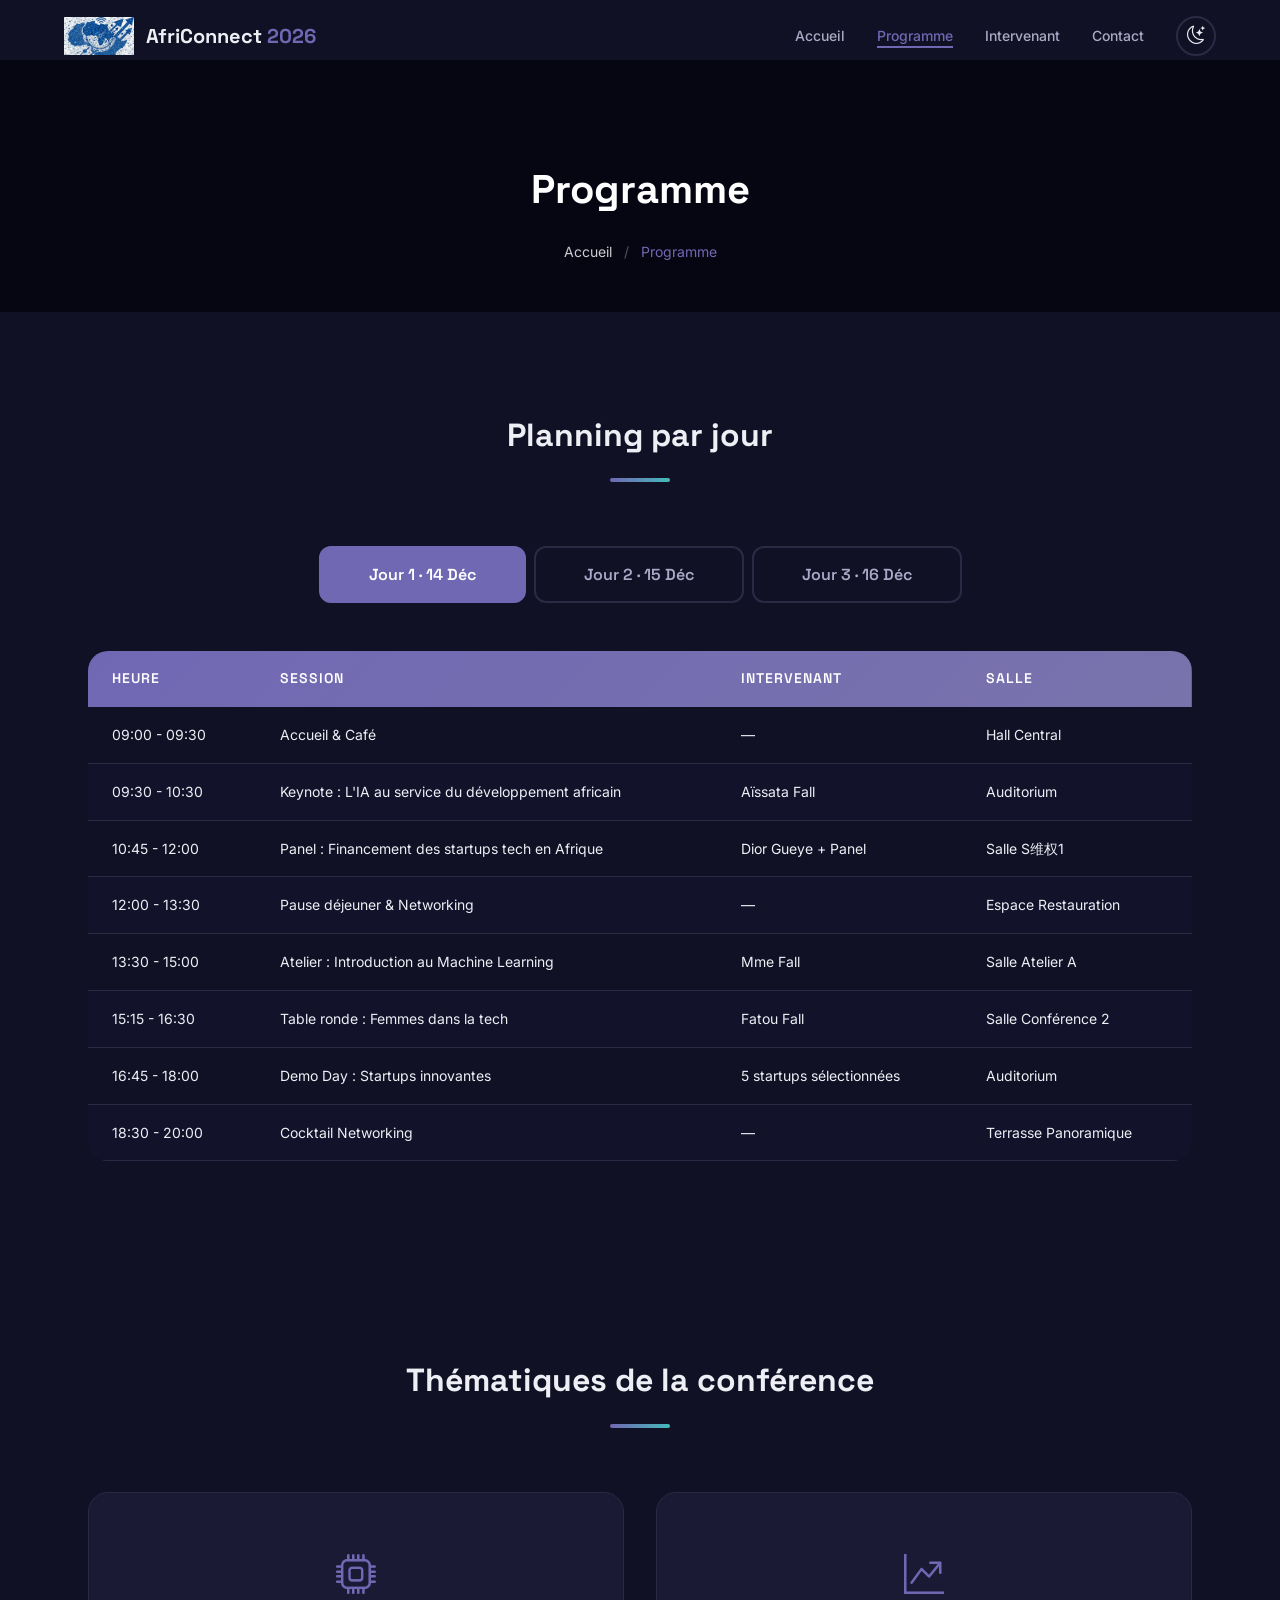
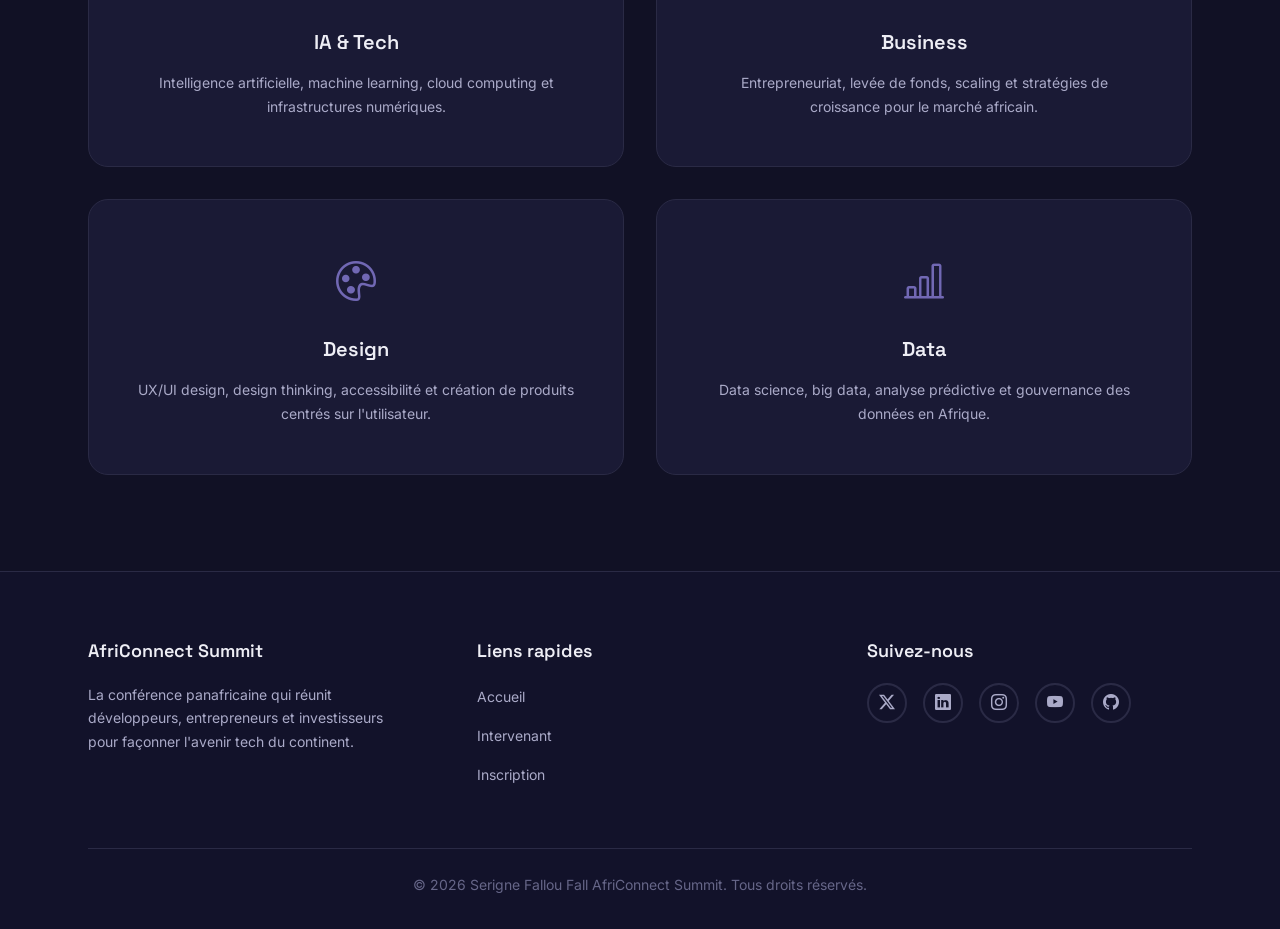
<file: programme.html>
<!DOCTYPE html>
<html lang="fr" data-theme="dark">

<head>
    <meta charset="UTF-8">
    <meta name="viewport" content="width=device-width, initial-scale=1.0">
    <meta name="description"
        content="Programme complet de l'AfriConnect Summit 2026 — 3 jours de conférences, ateliers et keynotes.">
    <title>Programme — AfriConnect Summit 2026</title>

    <!-- Google Fonts -->
    <link rel="preconnect" href="https://fonts.googleapis.com">
    <link rel="preconnect" href="https://fonts.gstatic.com" crossorigin>
    <link
        href="https://fonts.googleapis.com/css2?family=Space+Grotesk:wght@400;500;600;700&family=Inter:wght@300;400;500;600;700&display=swap"
        rel="stylesheet">

    <!-- Bootstrap Icons -->
    <link rel="stylesheet" href="https://cdn.jsdelivr.net/npm/bootstrap-icons@1.11.3/font/bootstrap-icons.min.css">

    <link rel="stylesheet" href="css/style.css">
</head>

<body>
        <!-- ===== HEADER / NAVBAR ===== -->
        <header id="navbar" class="navbar">
            <nav class="navbar__container" aria-label="Navigation principale">
                <a href="index.html" class="navbar__logo" aria-label="Accueil AfriConnect Summit">
                    <!-- <a href="programme.html" class="logo"> -->
                    <img src="images/logo.png" alt="logo Africonnect 2026" class="site-logo">
                   <span>AfriConnect <span class="navbar__logo-year">2026</span></span>
                </a>
                <button class="navbar__hamburger" id="hamburgerBtn" aria-label="Menu de navigation"
                    aria-expanded="false">
                    <span class="navbar__hamburger-line"></span>
                    <span class="navbar__hamburger-line"></span>
                    <span class="navbar__hamburger-line"></span>
                </button>
                <ul class="navbar__links" id="navLinks" role="menubar">
                    <li role="none"><a href="index.html" class="navbar__link" role="menuitem">Accueil</a></li>
                    <li role="none"><a href="programme.html" class="navbar__link active" role="menuitem">Programme</a>
                    </li>
                    <li role="none"><a href="intervenant.html" class="navbar__link" role="menuitem">Intervenant</a>
                    </li>
                    <li role="none"><a href="contact.html" class="navbar__link" role="menuitem">Contact</a></li>
                    <li role="none">
                        <button id="themeToggle" class="navbar__theme-btn" aria-label="Activer le mode clair">
                            <i class="bi bi-moon-stars" id="themeIcon"></i>
                        </button>
                    </li>
                </ul>
            </nav>
        </header>

        <main>
            <!-- ===== HERO INTERNE ===== -->
            <section class="page-hero">
                <div class="container">
                    <h1 class="page-hero__title">Programme</h1>
                    <!-- Fil d'Ariane -->
                    <nav class="breadcrumb" aria-label="Fil d'Ariane">
                        <ol class="breadcrumb__list">
                            <li><a href="index.html">Accueil</a></li>
                            <li><span aria-current="page">Programme</span></li>
                        </ol>
                    </nav>
                </div>
            </section>

            <!-- ===== ONGLETS 3 JOURS ===== -->
            <section class="schedule section">
                <div class="container">
                    <h2 class="section__title animate-on-scroll">Planning par jour</h2>

                    <!-- Boutons d'onglets -->
                    <div class="tabs" role="tablist" aria-label="Planning des 3 jours">
                        <button class="tab-btn active" role="tab" aria-selected="true" aria-controls="day1"
                            data-day="1">Jour 1 · 14 Déc</button>
                        <button class="tab-btn" role="tab" aria-selected="false" aria-controls="day2" data-day="2">Jour
                            2 · 15 Déc</button>
                        <button class="tab-btn" role="tab" aria-selected="false" aria-controls="day3" data-day="3">Jour
                            3 · 16 Déc</button>
                    </div>

                    <!-- Contenu Jour 1 -->
                    <div class="tab-content active" id="day1" role="tabpanel">
                        <table class="schedule__table">
                            <thead>
                                <tr>
                                    <th>Heure</th>
                                    <th>Session</th>
                                    <th>Intervenant</th>
                                    <th>Salle</th>
                                </tr>
                            </thead>
                            <tbody>
                                <tr>
                                    <td>09:00 - 09:30</td>
                                    <td>Accueil & Café</td>
                                    <td>—</td>
                                    <td>Hall Central</td>
                                </tr>
                                <tr>
                                    <td>09:30 - 10:30</td>
                                    <td>Keynote : L'IA au service du développement africain</td>
                                    <td>Aïssata Fall</td>
                                    <td>Auditorium</td>
                                </tr>
                                <tr>
                                    <td>10:45 - 12:00</td>
                                    <td>Panel : Financement des startups tech en Afrique</td>
                                    <td>Dior Gueye + Panel</td>
                                    <td>Salle S维权1</td>
                                </tr>
                                <tr>
                                    <td>12:00 - 13:30</td>
                                    <td>Pause déjeuner & Networking</td>
                                    <td>—</td>
                                    <td>Espace Restauration</td>
                                </tr>
                                <tr>
                                    <td>13:30 - 15:00</td>
                                    <td>Atelier : Introduction au Machine Learning</td>
                                    <td>Mme Fall</td>
                                    <td>Salle Atelier A</td>
                                </tr>
                                <tr>
                                    <td>15:15 - 16:30</td>
                                    <td>Table ronde : Femmes dans la tech</td>
                                    <td>Fatou Fall</td>
                                    <td>Salle Conférence 2</td>
                                </tr>
                                <tr>
                                    <td>16:45 - 18:00</td>
                                    <td>Demo Day : Startups innovantes</td>
                                    <td>5 startups sélectionnées</td>
                                    <td>Auditorium</td>
                                </tr>
                                <tr>
                                    <td>18:30 - 20:00</td>
                                    <td>Cocktail Networking</td>
                                    <td>—</td>
                                    <td>Terrasse Panoramique</td>
                                </tr>
                            </tbody>
                        </table>
                    </div>

                    <!-- Contenu Jour 2 -->
                    <div class="tab-content" id="day2" role="tabpanel" hidden>
                        <table class="schedule__table">
                            <thead>
                                <tr>
                                    <th>Heure</th>
                                    <th>Session</th>
                                    <th>Intervenant</th>
                                    <th>Salle</th>
                                </tr>
                            </thead>
                            <tbody>
                                <tr>
                                    <td>09:00 - 10:00</td>
                                    <td>Keynote : La cybersécurité à l'ère du cloud</td>
                                    <td>Cheikh Fall</td>
                                    <td>Auditorium</td>
                                </tr>
                                <tr>
                                    <td>10:15 - 11:30</td>
                                    <td>Atelier : DevOps & CI/CD pratiques</td>
                                    <td>Ahmadou</td>
                                    <td>Salle Atelier B</td>
                                </tr>
                                <tr>
                                    <td>11:45 - 13:00</td>
                                    <td>Panel : Design thinking pour produits africains</td>
                                    <td>Fatou Fall + Panel</td>
                                    <td>Salle Conférence 1</td>
                                </tr>
                                <tr>
                                    <td>13:00 - 14:30</td>
                                    <td>Pause déjeuner & Speed networking</td>
                                    <td>—</td>
                                    <td>Espace Restauration</td>
                                </tr>
                                <tr>
                                    <td>14:30 - 16:00</td>
                                    <td>Masterclass : Blockchain & DeFi en Afrique</td>
                                    <td>Lala Fall</td>
                                    <td>Salle Atelier A</td>
                                </tr>
                                <tr>
                                    <td>16:15 - 17:30</td>
                                    <td>Fireside chat : Construire une licorne africaine</td>
                                    <td>Ahmed Fall</td>
                                    <td>Auditorium</td>
                                </tr>
                                <tr>
                                    <td>17:45 - 19:00</td>
                                    <td>Hackathon : Lancement des défis</td>
                                    <td>Équipes participantes</td>
                                    <td>Salle Hackathon</td>
                                </tr>
                            </tbody>
                        </table>
                    </div>

                    <!-- Contenu Jour 3 -->
                    <div class="tab-content" id="day3" role="tabpanel" hidden>
                        <table class="schedule__table">
                            <thead>
                                <tr>
                                    <th>Heure</th>
                                    <th>Session</th>
                                    <th>Intervenant</th>
                                    <th>Salle</th>
                                </tr>
                            </thead>
                            <tbody>
                                <tr>
                                    <td>09:00 - 10:30</td>
                                    <td>Atelier : Product Design avec Figma</td>
                                    <td>Mme Fall</td>
                                    <td>Salle Atelier B</td>
                                </tr>
                                <tr>
                                    <td>10:45 - 12:00</td>
                                    <td>Panel : Investir dans la tech africaine</td>
                                    <td>Investisseurs invités</td>
                                    <td>Auditorium</td>
                                </tr>
                                <tr>
                                    <td>12:00 - 13:30</td>
                                    <td>Pause déjeuner</td>
                                    <td>—</td>
                                    <td>Espace Restauration</td>
                                </tr>
                                <tr>
                                    <td>13:30 - 15:00</td>
                                    <td>Hackathon : Finale & Délibérations</td>
                                    <td>Équipes finalistes</td>
                                    <td>Salle Hackathon</td>
                                </tr>
                                <tr>
                                    <td>15:15 - 16:30</td>
                                    <td>Keynote de clôture : Le futur de l'Afrique numérique</td>
                                    <td>Dr. Aïssata Fall</td>
                                    <td>Auditorium</td>
                                </tr>
                                <tr>
                                    <td>16:45 - 18:00</td>
                                    <td>Cérémonie de clôture & Remise des prix</td>
                                    <td>Comité d'organisation</td>
                                    <td>Auditorium</td>
                                </tr>
                            </tbody>
                        </table>
                    </div>
                </div>
            </section>

            <!-- ===== SECTION THÉMATIQUES ===== -->
            <section class="themes section">
                <div class="container">
                    <h2 class="section__title animate-on-scroll">Thématiques de la conférence</h2>
                    <div class="themes__grid">
                        <article class="theme-card animate-on-scroll">
                            <div class="theme-card__icon"><i class="bi bi-cpu"></i></div>
                            <h3 class="theme-card__title">IA & Tech</h3>
                            <p class="theme-card__desc">Intelligence artificielle, machine learning, cloud computing et
                                infrastructures numériques.</p>
                        </article>
                        <article class="theme-card animate-on-scroll">
                            <div class="theme-card__icon"><i class="bi bi-graph-up-arrow"></i></div>
                            <h3 class="theme-card__title">Business</h3>
                            <p class="theme-card__desc">Entrepreneuriat, levée de fonds, scaling et stratégies de
                                croissance pour le marché africain.</p>
                        </article>
                        <article class="theme-card animate-on-scroll">
                            <div class="theme-card__icon"><i class="bi bi-palette"></i></div>
                            <h3 class="theme-card__title">Design</h3>
                            <p class="theme-card__desc">UX/UI design, design thinking, accessibilité et création de
                                produits centrés sur l'utilisateur.</p>
                        </article>
                        <article class="theme-card animate-on-scroll">
                            <div class="theme-card__icon"><i class="bi bi-bar-chart-line"></i></div>
                            <h3 class="theme-card__title">Data</h3>
                            <p class="theme-card__desc">Data science, big data, analyse prédictive et gouvernance des
                                données en Afrique.</p>
                        </article>
                    </div>
                </div>
            </section>
        </main>

        <!-- ===== FOOTER ===== -->
        <footer class="footer">
            <div class="container">
                <div class="footer__grid">
                    <div class="footer__col">
                        <h4 class="footer__title">AfriConnect Summit</h4>
                        <p class="footer__text">La conférence panafricaine qui réunit développeurs, entrepreneurs et
                            investisseurs pour façonner l'avenir tech du continent.</p>
                    </div>
                    <div class="footer__col">
                        <h4 class="footer__title">Liens rapides</h4>
                        <ul class="footer__links">
                            <li><a href="index.html">Accueil</a></li>
                            <li><a href="intervenant.html">Intervenant</a></li>
                            <li><a href="contact.html">Inscription</a></li>
                        </ul>
                    </div>
                    <div class="footer__col">
                        <h4 class="footer__title">Suivez-nous</h4>
                        <div class="footer__social">
                            <a href="#" aria-label="Twitter/X" class="footer__social-link"><i
                                    class="bi bi-twitter-x"></i></a>
                            <a href="#" aria-label="LinkedIn" class="footer__social-link"><i
                                    class="bi bi-linkedin"></i></a>
                            <a href="#" aria-label="Instagram" class="footer__social-link"><i
                                    class="bi bi-instagram"></i></a>
                            <a href="#" aria-label="YouTube" class="footer__social-link"><i
                                    class="bi bi-youtube"></i></a>
                            <a href="#" aria-label="GitHub" class="footer__social-link"><i class="bi bi-github"></i></a>
                        </div>
                    </div>
                </div>
                <div class="footer__bottom">
                    <p>&copy; <span id="year"></span> Serigne Fallou Fall AfriConnect Summit. Tous droits réservés.</p>
                </div>
            </div>
            <button id="backToTop" class="back-to-top" aria-label="Retour en haut">
                <i class="bi bi-chevron-up"></i>
            </button>
        </footer>

        <script src="js/main.js"></script>
</body>

</html>
</file>
<file: css/style.css>
/* ----- VARIABLES CSS (Custom Properties) ----- */
.logo {
  display:flex;
  align-items: center ;
  gap: 20px;
  text-transform: none;
}
.site-logo {
  width: 70px;
  height: auto;
  object-fit: contain;
}
:root {
  /* Couleurs principales — palette 4 couleurs + variantes */
  --color-primary: #7168b4;
  --color-primary-dark: #7973ac;
  --color-primary-light: #8b7cf7;
  --color-secondary: #44baba;
  --color-secondary-dark: #00b5b6;
  --color-accent: #c19f62;

  /* Couleurs de fond (Light mode) */
  --bg-primary: #fafafa;
  --bg-secondary: #f0f0f5;
  --bg-card: #ffffff;
  --bg-hero: #0f0f1a;

  /* Couleurs de texte */
  --text-primary: #36365c;
  --text-secondary: #626285;
  --text-muted: #8888a0;
  --text-inverse: #ffffff;

  /* Bordures et séparateurs */
  --border-color: #e0e0eb;
  --border-light: #f0f0f5;

  /* Ombres */
  --shadow-sm: 0 2px 8px rgba(68, 62, 62, 0.06);
  --shadow-md: 0 4px 20px rgba(53, 50, 50, 0.08);
  --shadow-lg: 0 8px 40px rgba(60, 56, 56, 0.12);
  --shadow-glow: 0 0 30px rgba(120, 112, 183, 0.3);

  /* Typographie */
  --font-heading: "Space Grotesk", sans-serif;
  --font-body: "Inter", sans-serif;
  --font-size-xs: 0.75rem;
  --font-size-sm: 0.875rem;
  --font-size-base: 1rem;
  --font-size-lg: 1.125rem;
  --font-size-xl: 1.25rem;
  --font-size-2xl: 1.5rem;
  --font-size-3xl: 2rem;
  --font-size-4xl: 2.5rem;
  --font-size-5xl: 3.5rem;

  /* Espacements */
  --space-xs: 0.5rem;
  --space-sm: 0.75rem;
  --space-md: 1rem;
  --space-lg: 1.5rem;
  --space-xl: 2rem;
  --space-2xl: 3rem;
  --space-3xl: 4rem;
  --space-4xl: 6rem;

  /* Rayons de bordure */
  --radius-sm: 6px;
  --radius-md: 12px;
  --radius-lg: 20px;
  --radius-full: 50%;

  /* Transitions */
  --transition-fast: 0.2s ease;
  --transition-normal: 0.3s ease;
  --transition-slow: 0.5s ease;

  /* Largeur max du conteneur */
  --container-max: 1200px;
}

/* ----- VARIABLES DARK MODE ----- */
[data-theme="dark"] {
  --bg-primary: #111125;
  --bg-secondary: #12122a;
  --bg-card: #1a1a35;
  --bg-hero: #060612;
  --text-primary: #eeeef5;
  --text-secondary: #aaaac8;
  --text-muted: #666688;
  --border-color: #2a2a45;
  --border-light: #1e1e38;
  --shadow-sm: 0 2px 8px rgba(35, 33, 33, 0.3);
  --shadow-md: 0 4px 20px rgba(34, 32, 32, 0.4);
  --shadow-lg: 0 8px 40px rgba(36, 34, 34, 0.5);
}

/* ----- RESET & BASE ----- */
*,
*::before,
*::after {
  margin: 0;
  padding: 0;
  box-sizing: border-box;
}

html {
  scroll-behavior: smooth;
  font-size: 16px;
}

body {
  font-family: var(--font-body);
  font-size: var(--font-size-base);
  line-height: 1.7;
  color: var(--text-primary);
  background-color: var(--bg-primary);
  transition:
    background-color var(--transition-normal),
    color var(--transition-normal);
  -webkit-font-smoothing: antialiased;
  -moz-osx-font-smoothing: grayscale;
}

/* Suppression des marges des listes */
ul,
ol {
  list-style: none;
}

a {
  color: var(--color-primary);
  text-decoration: none;
  transition: color var(--transition-fast);
}

a:hover {
  color: var(--color-primary-light);
}

img {
  max-width: 100%;
  height: auto;
  display: block;
}

/* ----- CONTAINER ----- */
.container {
  width: 100%;
  max-width: var(--container-max);
  margin: 0 auto;
  padding: 0 var(--space-lg);
}

/* ----- SECTION COMMON ----- */
.section {
  padding: var(--space-4xl) 0;
}

.section__title {
  font-family: var(--font-heading);
  font-size: var(--font-size-3xl);
  font-weight: 700;
  text-align: center;
  margin-bottom: var(--space-3xl);
  position: relative;
}

.section__title::after {
  content: "";
  display: block;
  width: 60px;
  height: 4px;
  background: linear-gradient(
    90deg,
    var(--color-primary),
    var(--color-secondary)
  );
  border-radius: 2px;
  margin: var(--space-md) auto 0;
}

/* ----- BUTTONS ----- */
.btn {
  display: inline-flex;
  align-items: center;
  gap: var(--space-sm);
  padding: var(--space-md) var(--space-xl);
  border-radius: var(--radius-md);
  font-family: var(--font-body);
  font-size: var(--font-size-base);
  font-weight: 600;
  cursor: pointer;
  transition: all var(--transition-normal);
  border: 2px solid transparent;
  text-decoration: none;
}

.btn--primary {
  background: linear-gradient(
    135deg,
    var(--color-primary),
    var(--color-primary-dark)
  );
  color: var(--text-inverse);
  border-color: var(--color-primary);
  box-shadow: var(--shadow-glow);
}

.btn--primary:hover {
  transform: translateY(-2px);
  box-shadow: 0 0 40px rgba(108, 92, 231, 0.5);
  color: var(--text-inverse);
}

.btn--outline {
  background: transparent;
  color: var(--text-inverse);
  border-color: rgba(255, 255, 255, 0.3);
}

.btn--outline:hover {
  border-color: var(--color-primary);
  background: rgba(83, 72, 169, 0.1);
  color: var(--text-inverse);
  transform: translateY(-2px);
}
/*
==========================================================
   NAVBAR
   ============================================================ */
.navbar {
  position: fixed;
  top: 0;
  left: 0;
  right: 0;
  z-index: 1000;
  background: transparent;
  transition: all var(--transition-normal);
  padding: var(--space-md) 0;
}

/* Navbar qui change au scroll (classe ajoutée par JS) */
.navbar.scrolled {
  background: var(--bg-primary);
  box-shadow: var(--shadow-md);
  padding: var(--space-xs) 0;
  backdrop-filter: blur(20px);
  -webkit-backdrop-filter: blur(20px);
  background: rgba(22, 22, 50, 0.85);
}

[data-theme="dark"] .navbar.scrolled {
  background: rgba(19, 19, 46, 0.85);
}

[data-theme="light"] .navbar.scrolled {
  background: rgba(250, 250, 250, 0.85);
}

.navbar__container {
  max-width: var(--container-max);
  margin: 0 auto;
  padding: 0 var(--space-lg);
  display: flex;
  align-items: center;
  justify-content: space-between;
}

.navbar__logo {
  display: flex;
  align-items: center;
  gap: var(--space-sm);
  font-family: var(--font-heading);
  font-size: var(--font-size-xl);
  font-weight: 700;
  color: var(--text-primary);
}

.navbar__logo i {
  font-size: var(--font-size-2xl);
  color: var(--color-primary);
}

.navbar__logo-year {
  color: var(--color-primary);
}

.navbar__links {
  display: flex;
  align-items: center;
  gap: var(--space-xl);
}

.navbar__link {
  color: var(--text-secondary);
  font-weight: 500;
  font-size: var(--font-size-sm);
  position: relative;
  padding-bottom: 4px;
}

.navbar__link::after {
  content: "";
  position: absolute;
  bottom: 0;
  left: 0;
  width: 0;
  height: 2px;
  background: var(--color-primary);
  transition: width var(--transition-normal);
}

.navbar__link:hover::after,
.navbar__link.active::after {
  width: 100%;
}

.navbar__link.active {
  color: var(--color-primary);
}

/* Bouton thème */
.navbar__theme-btn {
  background: none;
  border: 2px solid var(--border-color);
  border-radius: var(--radius-full);
  width: 40px;
  height: 40px;
  display: flex;
  align-items: center;
  justify-content: center;
  cursor: pointer;
  color: var(--text-primary);
  font-size: var(--font-size-lg);
  transition: all var(--transition-fast);
}

.navbar__theme-btn:hover {
  border-color: var(--color-primary);
  color: var(--color-primary);
}

/* Hamburger menu (mobile) */
.navbar__hamburger {
  display: none;
  flex-direction: column;
  gap: 5px;
  background: none;
  border: none;
  cursor: pointer;
  padding: 4px;
  z-index: 1001;
}

.navbar__hamburger-line {
  width: 28px;
  height: 3px;
  background: var(--text-primary);
  border-radius: 2px;
  transition: all var(--transition-normal);
}

/* Animation du hamburger en croix */
.navbar_hamburger.active .navbar_hamburger-line:nth-child(1) {
  transform: rotate(45deg) translate(5px, 5px);
}

.navbar_hamburger.active .navbar_hamburger-line:nth-child(2) {
  opacity: 0;
}

.navbar_hamburger.active .navbar_hamburger-line:nth-child(3) {
  transform: rotate(-45deg) translate(6px, -6px);
}

/* ============================================================
   HERO
   ============================================================ */
.hero {
  min-height: 100vh;
  display: flex;
  align-items: center;
  justify-content: center;
  text-align: center;
  position: relative;
  background: var(--bg-hero);
  overflow: hidden;
  padding: 0 var(--space-lg);
}

.hero__overlay {
  position: absolute;
  inset: 0;
  background:
    radial-gradient(
      ellipse at center,
      rgba(88, 77, 176, 0.15) 0%,
      transparent 70%
    ),
    radial-gradient(
      ellipse at top right,
      rgba(0, 211, 211, 0.332) 0%,
      transparent 50%
    );
  pointer-events: none;
}

.hero__content {
  position: relative;
  z-index: 2;
  max-width: 800px;
}

.hero__title {
  font-family: var(--font-heading);
  font-size: var(--font-size-5xl);
  font-weight: 700;
  line-height: 1.1;
  color: var(--text-inverse);
  margin-bottom: var(--space-md);
}

.hero__title-accent {
  background: linear-gradient(
    135deg,
    var(--color-primary),
    var(--color-secondary)
  );
  -webkit-background-clip: text;
  -webkit-text-fill-color: transparent;
  background-clip: text;
}

.hero__subtitle {
  font-size: var(--font-size-xl);
  color: rgba(255, 255, 255, 0.7);
  margin-bottom: var(--space-2xl);
}

.hero__cta {
  display: flex;
  gap: var(--space-md);
  justify-content: center;
  flex-wrap: wrap;
  margin-bottom: var(--space-3xl);
}

/* Compte à rebours */
.countdown {
  display: flex;
  align-items: center;
  justify-content: center;
  gap: var(--space-lg);
}

.countdown__item {
  display: flex;
  flex-direction: column;
  align-items: center;
}

.countdown__number {
  font-family: var(--font-heading);
  font-size: var(--font-size-4xl);
  font-weight: 700;
  color: var(--text-inverse);
  background: rgba(255, 255, 255, 0.151);
  border: 1px solid rgba(255, 255, 255, 0.177);
  border-radius: var(--radius-md);
  padding: var(--space-sm) var(--space-md);
  min-width: 80px;
  text-align: center;
  backdrop-filter: blur(10px);
}

.countdown__label {
  font-size: var(--font-size-xs);
  color: rgba(255, 255, 255, 0.551);
  text-transform: uppercase;
  letter-spacing: 2px;
  margin-top: var(--space-xs);
}

.countdown__separator {
  font-size: var(--font-size-4xl);
  font-weight: 700;
  color: var(--color-primary);
  margin-bottom: var(--space-xl);
}

/* ============================================================
   STATS (Chiffres clés)
   ============================================================ */
.stats__grid {
  display: grid;
  grid-template-columns: repeat(4, 1fr);
  gap: var(--space-xl);
}

.stats__item {
  text-align: center;
  padding: var(--space-2xl);
  background: var(--bg-card);
  border-radius: var(--radius-lg);
  border: 1px solid var(--border-color);
  transition: all var(--transition-normal);
}

.stats__item:hover {
  transform: translateY(-4px);
  box-shadow: var(--shadow-md);
  border-color: var(--color-primary);
}

.stats__number {
  font-family: var(--font-heading);
  font-size: var(--font-size-5xl);
  font-weight: 700;
  background: linear-gradient(
    135deg,
    var(--color-primary),
    var(--color-secondary)
  );
  -webkit-background-clip: text;
  -webkit-text-fill-color: transparent;
  background-clip: text;
  display: inline;
}

.stats__suffix {
  font-family: var(--font-heading);
  font-size: var(--font-size-3xl);
  font-weight: 700;
  color: var(--color-secondary);
}

.stats__label {
  display: block;
  font-size: var(--font-size-sm);
  color: var(--text-secondary);
  margin-top: var(--space-sm);
  text-transform: uppercase;
  letter-spacing: 1px;
}

/* ============================================================
   WHY (Pourquoi participer) — Flexbox
   ============================================================ */
.why__grid {
  display: flex;
  gap: var(--space-xl);
  justify-content: center;
}

.why__card {
  flex: 1;
  max-width: 350px;
  text-align: center;
  padding: var(--space-2xl);
  background: var(--bg-card);
  border-radius: var(--radius-lg);
  border: 1px solid var(--border-color);
  transition: all var(--transition-normal);
}

.why__card:hover {
  transform: translateY(-6px);
  box-shadow: var(--shadow-md);
}

.why__icon {
  width: 70px;
  height: 70px;
  margin: 0 auto var(--space-lg);
  background: linear-gradient(
    135deg,
    var(--color-primary),
    var(--color-secondary)
  );
  border-radius: var(--radius-lg);
  display: flex;
  align-items: center;
  justify-content: center;
  font-size: var(--font-size-2xl);
  color: white;
}

.why__title {
  font-family: var(--font-heading);
  font-size: var(--font-size-xl);
  font-weight: 600;
  margin-bottom: var(--space-sm);
}

.why__desc {
  color: var(--text-secondary);
  font-size: var(--font-size-sm);
  line-height: 1.7;
}

/* ============================================================
   SPEAKERS (Intervenants)
   ============================================================ */
.speakers-preview__grid,
.speakers__grid {
  display: grid;
  grid-template-columns: repeat(4, 1fr);
  gap: var(--space-xl);
}

.speakers__grid {
  grid-template-columns: repeat(3, 1fr);
}

.speaker-card {
  background: var(--bg-card);
  border-radius: var(--radius-lg);
  overflow: hidden;
  border: 1px solid var(--border-color);
  transition: all var(--transition-normal);
  text-align: center;
  padding-bottom: var(--space-lg);
}

.speaker-card:hover {
  transform: translateY(-6px);
  box-shadow: var(--shadow-lg);
  border-color: var(--color-primary);
}

.speaker-card__img-wrapper {
  width: 100%;
  height: 220px;
  overflow: hidden;
}

.speaker-card__img {
  width: 100%;
  height: 100%;
  object-fit: cover;
  transition: transform var(--transition-slow);
}

.speaker-card:hover .speaker-card__img {
  transform: scale(1.08);
}

.speaker-card__name {
  font-family: var(--font-heading);
  font-size: var(--font-size-lg);
  font-weight: 600;
  margin: var(--space-md) var(--space-md) var(--space-xs);
}

.speaker-card__role {
  font-size: var(--font-size-sm);
  color: var(--color-primary);
  font-weight: 500;
  margin: 0 var(--space-md);
}

.speaker-card__country {
  font-size: var(--font-size-xs);
  color: var(--text-muted);
  margin: var(--space-xs) var(--space-md) 0;
}

.speakers-preview__cta {
  text-align: center;
  margin-top: var(--space-2xl);
}

/* Filtres */
.filters {
  display: flex;
  gap: var(--space-sm);
  justify-content: center;
  margin-bottom: var(--space-2xl);
  flex-wrap: wrap;
}

.filter-btn {
  padding: var(--space-sm) var(--space-lg);
  border-radius: var(--radius-md);
  border: 2px solid var(--border-color);
  background: transparent;
  color: var(--text-secondary);
  font-family: var(--font-body);
  font-size: var(--font-size-sm);
  font-weight: 500;
  cursor: pointer;
  transition: all var(--transition-normal);
}

.filter-btn:hover,
.filter-btn.active {
  border-color: var(--color-primary);
  background: var(--color-primary);
  color: white;
}

/* ============================================================
   SPONSORS — Flexbox
   ============================================================ */
.sponsors__levels {
  display: flex;
  flex-direction: column;
  gap: var(--space-2xl);
  align-items: center;
}

.sponsors__level {
  text-align: center;
  width: 100%;
}

.sponsors__level-title {
  font-family: var(--font-heading);
  font-size: var(--font-size-xl);
  font-weight: 600;
  margin-bottom: var(--space-lg);
  text-transform: uppercase;
  letter-spacing: 3px;
}

.sponsors_level--gold .sponsors_level-title {
  color: #ffd700;
}

.sponsors_level--silver .sponsors_level-title {
  color: #c0c0c0;
}

.sponsors_level--bronze .sponsors_level-title {
  color: #cd8032e9;
}

.sponsors__logos {
  display: flex;
  gap: var(--space-2xl);
  justify-content: center;
  align-items: center;
  flex-wrap: wrap;
}

.sponsors__logo {
  transition: all var(--transition-normal);
  filter: grayscale(100%);
  opacity: 0.6;
}

.sponsors__logo:hover {
  filter: grayscale(0%);
  opacity: 1;
}

.sponsors__logo--gold {
  height: 60px;
}

.sponsors__logo--silver {
  height: 45px;
}

.sponsors__logo--bronze {
  height: 35px;
}

/* ============================================================
   PAGE HERO INTERNE
   ============================================================ */
.page-hero {
  padding: var(--space-4xl) 0 var(--space-2xl);
  background: var(--bg-hero);
  text-align: center;
  margin-top: 60px;
}

.page-hero__title {
  font-family: var(--font-heading);
  font-size: var(--font-size-4xl);
  color: var(--text-inverse);
  margin-bottom: var(--space-md);
}

/* Fil d'Ariane */
.breadcrumb {
  display: flex;
  justify-content: center;
}

.breadcrumb__list {
  display: flex;
  gap: var(--space-sm);
  align-items: center;
}

.breadcrumb__list li {
  font-size: var(--font-size-sm);
  color: rgba(255, 255, 255, 0.6);
}

.breadcrumb__list li + li::before {
  content: "/";
  margin-right: var(--space-sm);
  color: rgba(255, 255, 255, 0.3);
}

.breadcrumb__list a {
  color: rgba(255, 255, 255, 0.8);
}

.breadcrumb__list a:hover {
  color: var(--color-primary);
}

.breadcrumb__list [aria-current="page"] {
  color: var(--color-primary);
}

/* ============================================================
   PROGRAMME — ONGLETS
   ============================================================ */
.tabs {
  display: flex;
  gap: var(--space-xs);
  justify-content: center;
  margin-bottom: var(--space-2xl);
}

.tab-btn {
  padding: var(--space-md) var(--space-2xl);
  border: 2px solid var(--border-color);
  border-radius: var(--radius-md);
  background: transparent;
  color: var(--text-secondary);
  font-family: var(--font-heading);
  font-size: var(--font-size-base);
  font-weight: 600;
  cursor: pointer;
  transition: all var(--transition-normal);
}

.tab-btn:hover {
  border-color: var(--color-primary);
  color: var(--color-primary);
}

.tab-btn.active {
  border-color: var(--color-primary);
  background: var(--color-primary);
  color: white;
}

.tab-content {
  display: none;
}

.tab-content.active {
  display: block;
}

/* Tableau du programme */
.schedule__table {
  width: 100%;
  border-collapse: collapse;
  border-radius: var(--radius-lg);
  overflow: hidden;
}

.schedule__table thead {
  background: linear-gradient(
    135deg,
    var(--color-primary),
    var(--color-primary-dark)
  );
}

.schedule__table th {
  padding: var(--space-md) var(--space-lg);
  text-align: left;
  font-family: var(--font-heading);
  font-size: var(--font-size-sm);
  font-weight: 600;
  color: white;
  text-transform: uppercase;
  letter-spacing: 1px;
}

.schedule__table td {
  padding: var(--space-md) var(--space-lg);
  border-bottom: 1px solid var(--border-color);
  font-size: var(--font-size-sm);
}

.schedule__table tbody tr:nth-child(even) {
  background: var(--bg-secondary);
}

.schedule__table tbody tr:hover {
  background: var(--bg-card);
}

/* ============================================================
   THÉMATIQUES — Grid 2×2
   ============================================================ */
.themes__grid {
  display: grid;
  grid-template-columns: repeat(2, 1fr);
  gap: var(--space-xl);
}

.theme-card {
  text-align: center;
  padding: var(--space-2xl);
  background: var(--bg-card);
  border-radius: var(--radius-lg);
  border: 1px solid var(--border-color);
  transition: all var(--transition-normal);
}

.theme-card:hover {
  transform: translateY(-4px);
  box-shadow: var(--shadow-md);
}

.theme-card__icon {
  font-size: var(--font-size-4xl);
  color: var(--color-primary);
  margin-bottom: var(--space-md);
}

.theme-card__title {
  font-family: var(--font-heading);
  font-size: var(--font-size-xl);
  font-weight: 600;
  margin-bottom: var(--space-sm);
}

.theme-card__desc {
  font-size: var(--font-size-sm);
  color: var(--text-secondary);
}

/* ============================================================
   CONTACT — FORMULAIRE
   ============================================================ */
.contact__layout {
  display: flex;
  gap: var(--space-3xl);
  align-items: flex-start;
}

.contact__form-col {
  flex: 1.2;
}

.contact__info-col {
  flex: 0.8;
}

.contact__form-title {
  font-family: var(--font-heading);
  font-size: var(--font-size-2xl);
  font-weight: 600;
  margin-bottom: var(--space-xl);
}

/* Style du formulaire */
.form {
  display: flex;
  flex-direction: column;
  gap: var(--space-lg);
}

.form__group {
  display: flex;
  flex-direction: column;
}

.form__label {
  font-size: var(--font-size-sm);
  font-weight: 600;
  margin-bottom: var(--space-xs);
  color: var(--text-primary);
}

.form__required {
  color: #e74c3c;
}

.form__input {
  padding: var(--space-md);
  border-radius: var(--radius-md);
  border: 2px solid var(--border-color);
  background: var(--bg-primary);
  color: var(--text-primary);
  font-family: var(--font-body);
  font-size: var(--font-size-base);
  transition: all var(--transition-normal);
  outline: none;
}

.form__input:focus {
  border-color: var(--color-primary);
  box-shadow: 0 0 0 3px rgba(108, 92, 231, 0.15);
}

.form__input::placeholder {
  color: var(--text-muted);
}

/* État de validation visuelle */
.form__input.error {
  border-color: #e74c3c;
}

.form__input.success {
  border-color: #2ecc71;
}

.form__error {
  font-size: var(--font-size-xs);
  color: #e74c3c;
  margin-top: 4px;
  min-height: 18px;
}

.form__textarea {
  min-height: 120px;
  resize: vertical;
}

.form__submit {
  align-self: flex-start;
}

.form__success {
  display: flex;
  align-items: center;
  gap: var(--space-md);
  padding: var(--space-lg);
  background: rgba(46, 204, 113, 0.1);
  border: 2px solid #2ecc71;
  border-radius: var(--radius-md);
  color: #2ecc71;
  margin-top: var(--space-md);
}

.form__success i {
  font-size: var(--font-size-2xl);
}

.form__success p {
  font-size: var(--font-size-sm);
  color: var(--text-primary);
}

/* Informations de contact */
.contact__info-card {
  display: flex;
  gap: var(--space-md);
  align-items: flex-start;
  margin-bottom: var(--space-lg);
  padding: var(--space-md);
  background: var(--bg-card);
  border-radius: var(--radius-md);
  border: 1px solid var(--border-color);
}

.contact__info-icon {
  font-size: var(--font-size-xl);
  color: var(--color-primary);
  flex-shrink: 0;
  margin-top: 2px;
}

.contact__info-card h3 {
  font-family: var(--font-heading);
  font-size: var(--font-size-base);
  font-weight: 600;
  margin-bottom: 2px;
}

.contact__info-card p {
  font-size: var(--font-size-sm);
  color: var(--text-secondary);
}

.contact__map {
  margin-top: var(--space-xl);
  border-radius: var(--radius-md);
  overflow: hidden;
}

/* ============================================================
   FAQ — Accordéon CSS pur
   ============================================================ */
.faq__list {
  max-width: 800px;
  margin: 0 auto;
  display: flex;
  flex-direction: column;
  gap: var(--space-md);
}

.faq__item {
  background: var(--bg-card);
  border-radius: var(--radius-md);
  border: 1px solid var(--border-color);
  overflow: hidden;
  transition: all var(--transition-normal);
}

.faq__item:hover {
  border-color: var(--color-primary);
}

.faq__question {
  padding: var(--space-lg);
  font-family: var(--font-heading);
  font-size: var(--font-size-base);
  font-weight: 600;
  cursor: pointer;
  display: flex;
  align-items: center;
  justify-content: space-between;
  user-select: none;
  background: var(--bg-card);
  transition: background var(--transition-fast);
}

.faq__question::-webkit-details-marker {
  display: none;
}

.faq__question::after {
  content: "\F282";
  font-family: "bootstrap-icons";
  font-size: var(--font-size-lg);
  color: var(--color-primary);
  transition: transform var(--transition-normal);
}

.faq_item[open] .faq_question {
  background: var(--bg-secondary);
}

.faq_item[open] .faq_question::after {
  transform: rotate(180deg);
}

.faq__answer {
  padding: 0 var(--space-lg) var(--space-lg);
  font-size: var(--font-size-sm);
  color: var(--text-secondary);
  line-height: 1.8;
  animation: slideDown 0.3s ease;
}

@keyframes slideDown {
  from {
    opacity: 0;
    transform: translateY(-10px);
  }
  to {
    opacity: 1;
    transform: translateY(0);
  }
}

/* ============================================================
   FOOTER
   ============================================================ */
.footer {
  background: var(--bg-secondary);
  border-top: 1px solid var(--border-color);
  padding: var(--space-3xl) 0 var(--space-xl);
  position: relative;
}

.footer__grid {
  display: flex;
  gap: var(--space-3xl);
  justify-content: space-between;
}

.footer__col {
  flex: 1;
}

.footer__title {
  font-family: var(--font-heading);
  font-size: var(--font-size-lg);
  font-weight: 600;
  margin-bottom: var(--space-md);
}

.footer__text {
  font-size: var(--font-size-sm);
  color: var(--text-secondary);
  line-height: 1.7;
}

.footer__links li {
  margin-bottom: var(--space-sm);
}

.footer__links a {
  font-size: var(--font-size-sm);
  color: var(--text-secondary);
}

.footer__links a:hover {
  color: var(--color-primary);
}

.footer__social {
  display: flex;
  gap: var(--space-md);
}

.footer__social-link {
  width: 40px;
  height: 40px;
  display: flex;
  align-items: center;
  justify-content: center;
  border-radius: var(--radius-full);
  border: 2px solid var(--border-color);
  color: var(--text-secondary);
  transition: all var(--transition-normal);
}

.footer__social-link:hover {
  border-color: var(--color-primary);
  background: var(--color-primary);
  color: white;
}

.footer__bottom {
  margin-top: var(--space-2xl);
  padding-top: var(--space-lg);
  border-top: 1px solid var(--border-color);
  text-align: center;
  font-size: var(--font-size-sm);
  color: var(--text-muted);
}
/* ============================================================
   BACK TO TOP
   ============================================================ */
.back-to-top {
  position: fixed;
  bottom: 30px;
  right: 30px;
  width: 50px;
  height: 50px;
  border-radius: var(--radius-full);
  background: var(--color-primary);
  color: white;
  border: none;
  font-size: var(--font-size-xl);
  cursor: pointer;
  display: flex;
  align-items: center;
  justify-content: center;
  opacity: 0;
  visibility: hidden;
  transform: translateY(20px);
  transition: all var(--transition-normal);
  z-index: 999;
  box-shadow: var(--shadow-glow);
}

.back-to-top.visible {
  opacity: 1;
  visibility: visible;
  transform: translateY(0);
}

.back-to-top:hover {
  transform: translateY(-3px);
  background: var(--color-primary-dark);
}

/* ============================================================
   ANIMATIONS
   ============================================================ */

/* Animation fade-in au chargement */
.animate-fade-in {
  opacity: 0;
  animation: fadeInUp 0.8s ease forwards;
}

.animate-fade-in:nth-child(2) {
  animation-delay: 0.2s;
}

.animate-fade-in:nth-child(3) {
  animation-delay: 0.4s;
}

.animate-fade-in:nth-child(4) {
  animation-delay: 0.6s;
}

@keyframes fadeInUp {
  from {
    opacity: 0;
    transform: translateY(30px);
  }
  to {
    opacity: 1;
    transform: translateY(0);
  }
}

/* Animations au scroll via IntersectionObserver */
.animate-on-scroll {
  opacity: 0;
  transform: translateY(30px);
  transition:
    opacity 0.6s ease,
    transform 0.6s ease;
}

.animate-on-scroll.visible {
  opacity: 1;
  transform: translateY(0);
}

/* ============================================================
   RESPONSIVE — MEDIA QUERIES
   ============================================================ */

/* ----- TABLETTE (max-width: 768px) ----- */
@media (max-width: 768px) {
   hero__title {
    font-size: var(--font-size-3xl);
  }

  .hero__subtitle {
    font-size: var(--font-size-base);
  }

  .countdown__number {
    font-size: var(--font-size-2xl);
    min-width: 60px;
    padding: var(--space-xs) var(--space-sm);
  }

  .countdown__separator {
    font-size: var(--font-size-2xl);
  }

  .section__title {
    font-size: var(--font-size-2xl);
  }

  /* Navbar hamburger */
  .navbar__hamburger {
    display: flex;
  }

  .navbar__links {
    position: fixed;
    top: 0;
    right: -100%;
    width: 75%;
    max-width: 320px;
    height: 100vh;
    background: var(--bg-primary);
    flex-direction: column;
    padding: var(--space-4xl) var(--space-xl) var(--space-xl);
    gap: var(--space-lg);
    transition: right var(--transition-normal);
    box-shadow: var(--shadow-lg);
    z-index: 1000;
  }

  .navbar__links.open {
    right: 0;
  }

  /* Stats : 2×2 */
  .stats__grid {
    grid-template-columns: repeat(2, 1fr);
  }

  /* Grid speakers */
  .speakers-preview__grid {
    grid-template-columns: repeat(2, 1fr);
  }

  .speakers__grid {
    grid-template-columns: repeat(2, 1fr);
  }

  /* Pourquoi : colonne */
  .why__grid {
    flex-direction: column;
    align-items: center;
  }

  .why__card {
    max-width: 100%;
  }

  /* Contact : colonne */
  .contact__layout {
    flex-direction: column;
  }

  /* Footer */
  .footer__grid {
    flex-direction: column;
    gap: var(--space-xl);
  }

  /* Thématiques : 1 colonne */
  .themes__grid {
    grid-template-columns: 1fr;
  }

  /* Tabs */
  .tabs {
    flex-wrap: wrap;
  }

  .tab-btn {
    flex: 1;
    min-width: 120px;
    text-align: center;
    font-size: var(--font-size-sm);
    padding: var(--space-sm) var(--space-md);
  }

  /* Tableau responsive : scroll horizontal */
  .schedule__table {
    font-size: var(--font-size-sm);
  }

  .schedule__table th,
  .schedule__table td {
    padding: var(--space-sm) var(--space-md);
  }
}

/* ----- MOBILE (max-width: 375px) ----- */
@media (max-width: 375px) {
  .hero__title {
    font-size: var(--font-size-2xl);
  }

  .hero__cta {
    flex-direction: column;
    align-items: center;
  }

  .btn {
    width: 100%;
    justify-content: center;
  }

  .countdown {
    gap: var(--space-sm);
  }

  .countdown__number {
    font-size: var(--font-size-xl);
    min-width: 45px;
    padding: var(--space-xs);
  }

  .countdown__label {
    font-size: 0.6rem;
  }

  .countdown__separator {
    font-size: var(--font-size-xl);
  }

  .stats__grid {
    grid-template-columns: 1fr;
  }

  .speakers-preview__grid,
  .speakers__grid {
    grid-template-columns: 1fr;
  }

  .filters {
    flex-direction: column;
    align-items: stretch;
  }

  .filter-btn {
    text-align: center;
  }

  .section {
    padding: var(--space-2xl) 0;
  }

  .page-hero {
    padding: var(--space-3xl) 0 var(--space-xl);
  }

  .page-hero__title {
    font-size: var(--font-size-2xl);
  }

  .back-to-top {
    bottom: 20px;
    right: 20px;
    width: 45px;
    height: 45px;
  }
}

/* ----- DESKTOP large (min-width: 1200px) ----- */
@media (min-width: 1200px) {
  .hero__title {
    font-size: var(--font-size-5xl);
  }

  .container {
    padding: 0 var(--space-2xl);
  }
}
</file>
